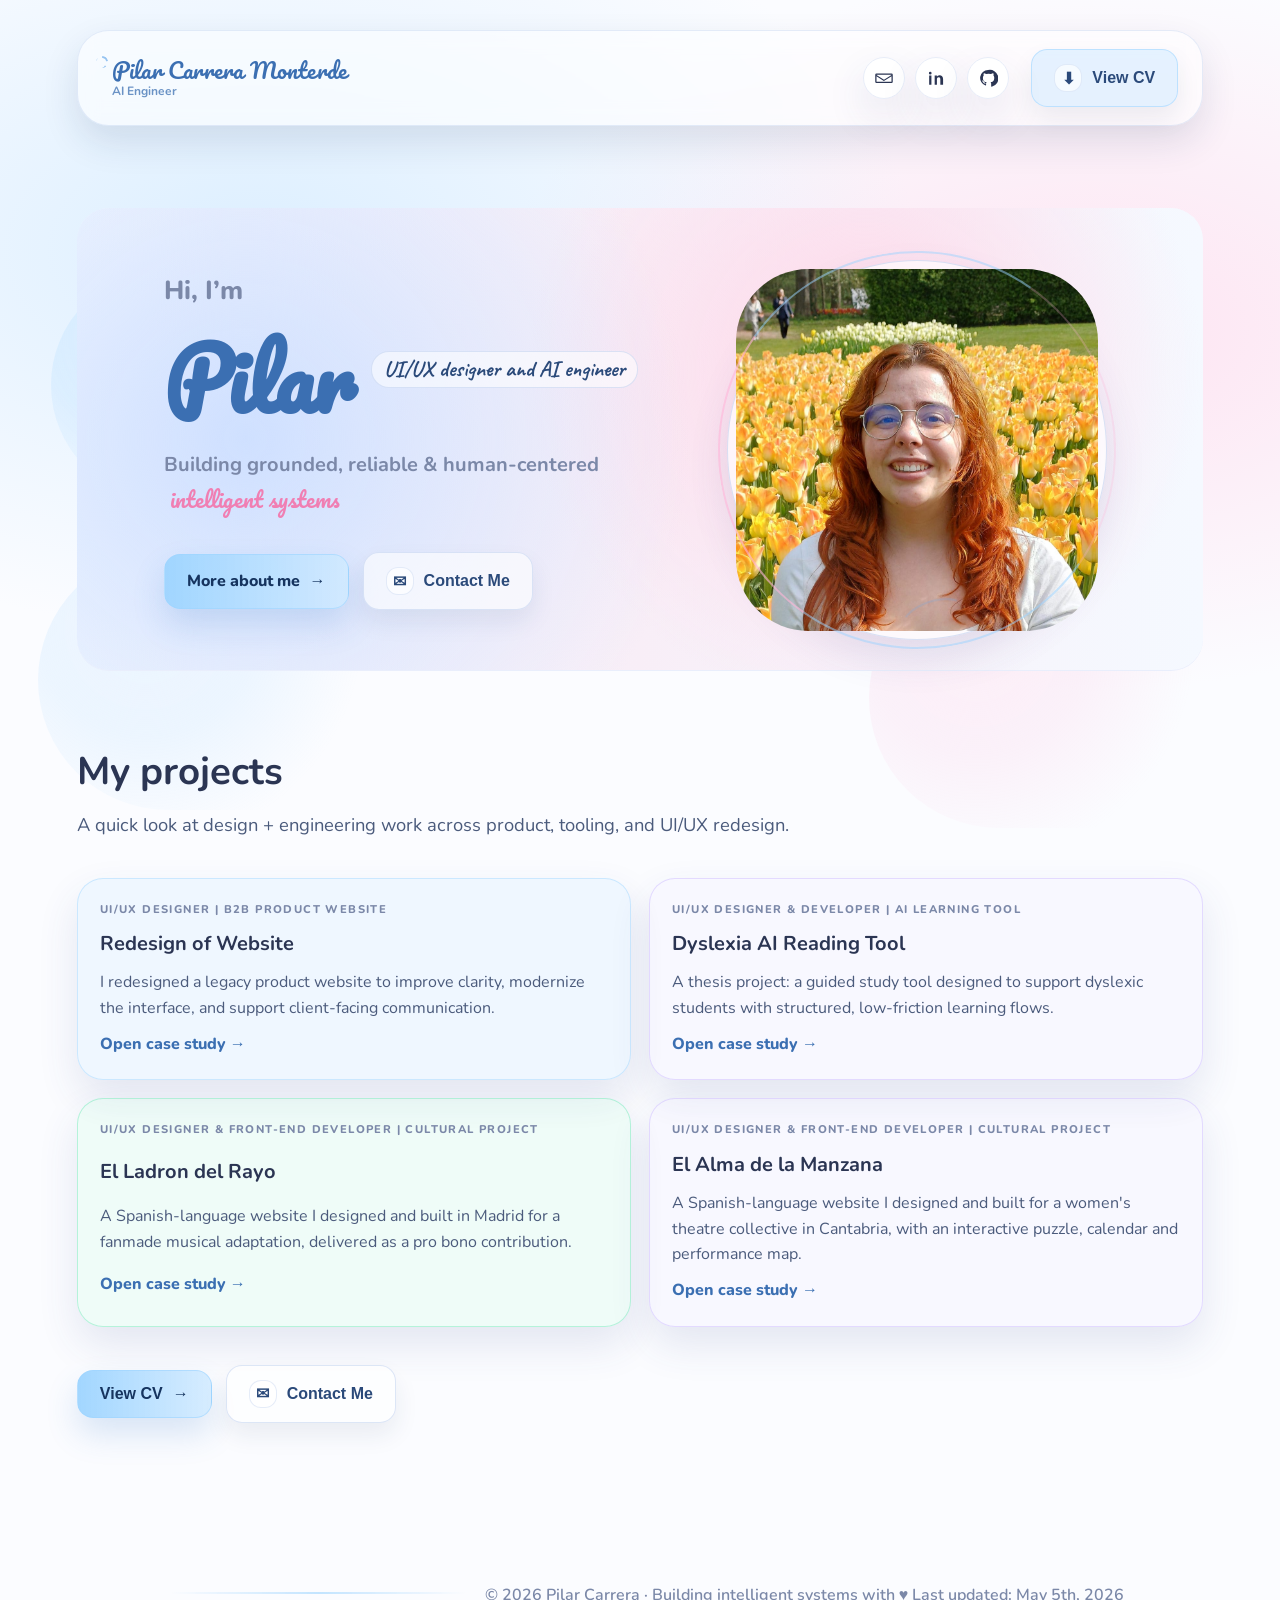
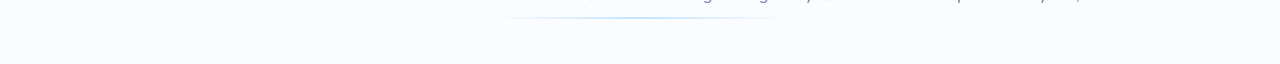
<file: index.html>
<!doctype html>
<html lang="en">
  <head>
    <meta charset="utf-8" />
    <meta name="viewport" content="width=device-width, initial-scale=1" />
    <title>Pilar Carrera Monterde | AI Engineer</title>
    <link rel="preconnect" href="https://fonts.googleapis.com" />
    <link rel="preconnect" href="https://fonts.gstatic.com" crossorigin />
    <link href="https://fonts.googleapis.com/css2?family=Caveat:wght@500;600&family=Nunito:wght@300;400;600;700;800&family=Pacifico&display=swap" rel="stylesheet" />
    <link rel="icon" href="assets/favicon.ico" />
    <link rel="stylesheet" href="styles.css" />
    <script src="script.js" defer></script>
  </head>
  <body>
    <div id="site-header"></div>

    <main>
      <section class="hero">
        <div class="hero-left">
          <p class="hero-kicker">Hi, I’m</p>
          <h1 class="hero-title">
            <span class="hero-name">Pilar</span>
            <span class="hero-subtitle">UI/UX designer and AI engineer</span>
          </h1>
          <p class="hero-tagline">
            Building grounded, reliable &amp; human-centered
            <span class="hero-accent">intelligent systems</span>
          </p>
            <div class="hero-actions">
              <a class="btn btn-primary" href="about.html">More about me <span aria-hidden="true">→</span></a>
              <button class="btn btn-ghost" type="button" data-open-contact>
                <span class="btn-ico" aria-hidden="true">✉</span>
                Contact Me
              </button>
            </div>
        </div>

        <div class="hero-right">
          <div class="hero-right-row">
            <div class="avatar avatar-hero">
              <img src="assets/pilar_foto.png" alt="Pilar Carrera Monterde" />
            </div>
          </div>
          <div class="doodle" aria-hidden="true"></div>
        </div>
      </section>

      <div class="ambient-blob one" aria-hidden="true"></div>
      <div class="ambient-blob two" aria-hidden="true"></div>
      <section class="video" id="projects">
        <div class="section-title">
          <h2>My projects</h2>
          <p>A quick look at design + engineering work across product, tooling, and UI/UX redesign.</p>
        </div>
        <div class="project-grid">
          <a class="project-card card card-blue" href="project-redesign.html">
            <div class="project-meta">UI/UX Designer | B2B Product Website</div>
            <h3>Redesign of Website</h3>
            <p>I redesigned a legacy product website to improve clarity, modernize the interface, and support client-facing communication.</p>
            <span class="project-cta">Open case study →</span>
          </a>
          <a class="project-card card card-lilac" href="project-tool.html">
            <div class="project-meta">UI/UX Designer &amp; Developer | AI Learning Tool</div>
            <h3>Dyslexia AI Reading Tool</h3>
            <p>A thesis project: a guided study tool designed to support dyslexic students with structured, low-friction learning flows.</p>
            <span class="project-cta">Open case study →</span>
          </a>
          <a class="project-card card card-green" href="project-elladron.html">
            <div class="project-meta">UI/UX Designer &amp; Front-End Developer | Cultural Project</div>
            <h3>El Ladron del Rayo</h3>
            <p>A Spanish-language website I designed and built in Madrid for a fanmade musical adaptation, delivered as a pro bono contribution.</p>
            <span class="project-cta">Open case study →</span>
          </a>
          <a class="project-card card card-lilac" href="project-elalma.html">
            <div class="project-meta">UI/UX Designer &amp; Front-End Developer | Cultural Project</div>
            <h3>El Alma de la Manzana</h3>
            <p>A Spanish-language website I designed and built for a women's theatre collective in Cantabria, with an interactive puzzle, calendar and performance map.</p>
            <span class="project-cta">Open case study →</span>
          </a>
        </div>
        <div class="hero-actions" style="margin-top: 1.25rem;">
          <button class="btn btn-primary" type="button" data-open-cv>View CV <span aria-hidden="true">→</span></button>
          <button class="btn btn-ghost" type="button" data-open-contact>
            <span class="btn-ico" aria-hidden="true">✉</span>
            Contact Me
          </button>
        </div>
      </section>

    </main>

    <div id="site-footer"></div>

    <dialog class="cv-modal" data-cv-dialog>
      <div class="cv-modal-card">
        <div class="cv-modal-header">
          <a class="btn btn-primary" href="assets/pilar_cv.png" download>Download CV <span aria-hidden="true">→</span></a>
          <button class="btn btn-ghost" type="button" data-close-cv>Close</button>
        </div>
        <img src="assets/pilar_cv.png" alt="Pilar Carrera Monterde CV" />
      </div>
    </dialog>

    <dialog class="contact-modal" data-contact-modal>
      <div class="contact-modal-card">
        <div class="contact-modal-header">
          <h2>Let’s connect</h2>
          <button class="btn btn-ghost" type="button" data-close-contact>Close</button>
        </div>
        <div class="icon-buttons">
          <a class="icon-btn" href="mailto:pilar.carreramonterde@gmail.com" aria-label="Email Pilar">
            <svg viewBox="0 0 24 24" aria-hidden="true">
              <path d="M3 6.5h18a1.5 1.5 0 0 1 1.5 1.5v8.5A1.5 1.5 0 0 1 21 18H3a1.5 1.5 0 0 1-1.5-1.5V8A1.5 1.5 0 0 1 3 6.5Zm0 1.5v.3l9 5.7 9-5.7V8H3Zm18 8.5V10l-8.6 5.4a1 1 0 0 1-1.1 0L3 10v6.5h18Z"></path>
            </svg>
          </a>
          <a class="icon-btn" href="https://www.linkedin.com/in/pcm2001/" target="_blank" rel="noreferrer" aria-label="LinkedIn">
            <svg viewBox="0 0 24 24" aria-hidden="true">
              <path d="M6.5 9H3.8v11h2.7V9ZM5.1 7.8a1.6 1.6 0 1 0 0-3.2 1.6 1.6 0 0 0 0 3.2ZM20.5 20v-6.4c0-3.4-1.8-5-4.2-5-1.9 0-2.8 1.1-3.2 1.8V9H10.4v11h2.7v-5.8c0-1.6.3-3 2.2-3 1.8 0 1.9 1.7 1.9 3.1V20h2.7Z"></path>
            </svg>
          </a>
          <a class="icon-btn" href="https://github.com/PilarCarrera" target="_blank" rel="noreferrer" aria-label="GitHub">
            <svg viewBox="0 0 24 24" aria-hidden="true">
              <path d="M12 2.5a9.5 9.5 0 0 0-3 18.5c.5.1.7-.2.7-.5v-2c-2.8.6-3.4-1.2-3.4-1.2-.5-1.2-1.2-1.5-1.2-1.5-1-.7.1-.7.1-.7 1.1.1 1.7 1.2 1.7 1.2 1 .1.8 2.1 2.8 2.1.1-.7.4-1.2.7-1.5-2.2-.2-4.5-1.1-4.5-5a4 4 0 0 1 1-2.8c-.1-.2-.5-1.3.1-2.8 0 0 .9-.3 3 .9a10.2 10.2 0 0 1 5.4 0c2.1-1.2 3-.9 3-.9.6 1.5.2 2.6.1 2.8a4 4 0 0 1 1 2.8c0 3.9-2.3 4.8-4.5 5 .4.3.8 1 .8 2v3c0 .3.2.6.7.5A9.5 9.5 0 0 0 12 2.5Z"></path>
            </svg>
          </a>
        </div>
      </div>
    </dialog>

    <script data-goatcounter="https://pilar.goatcounter.com/count" async src="//gc.zgo.at/count.js"></script>
  </body>
</html>
</file>
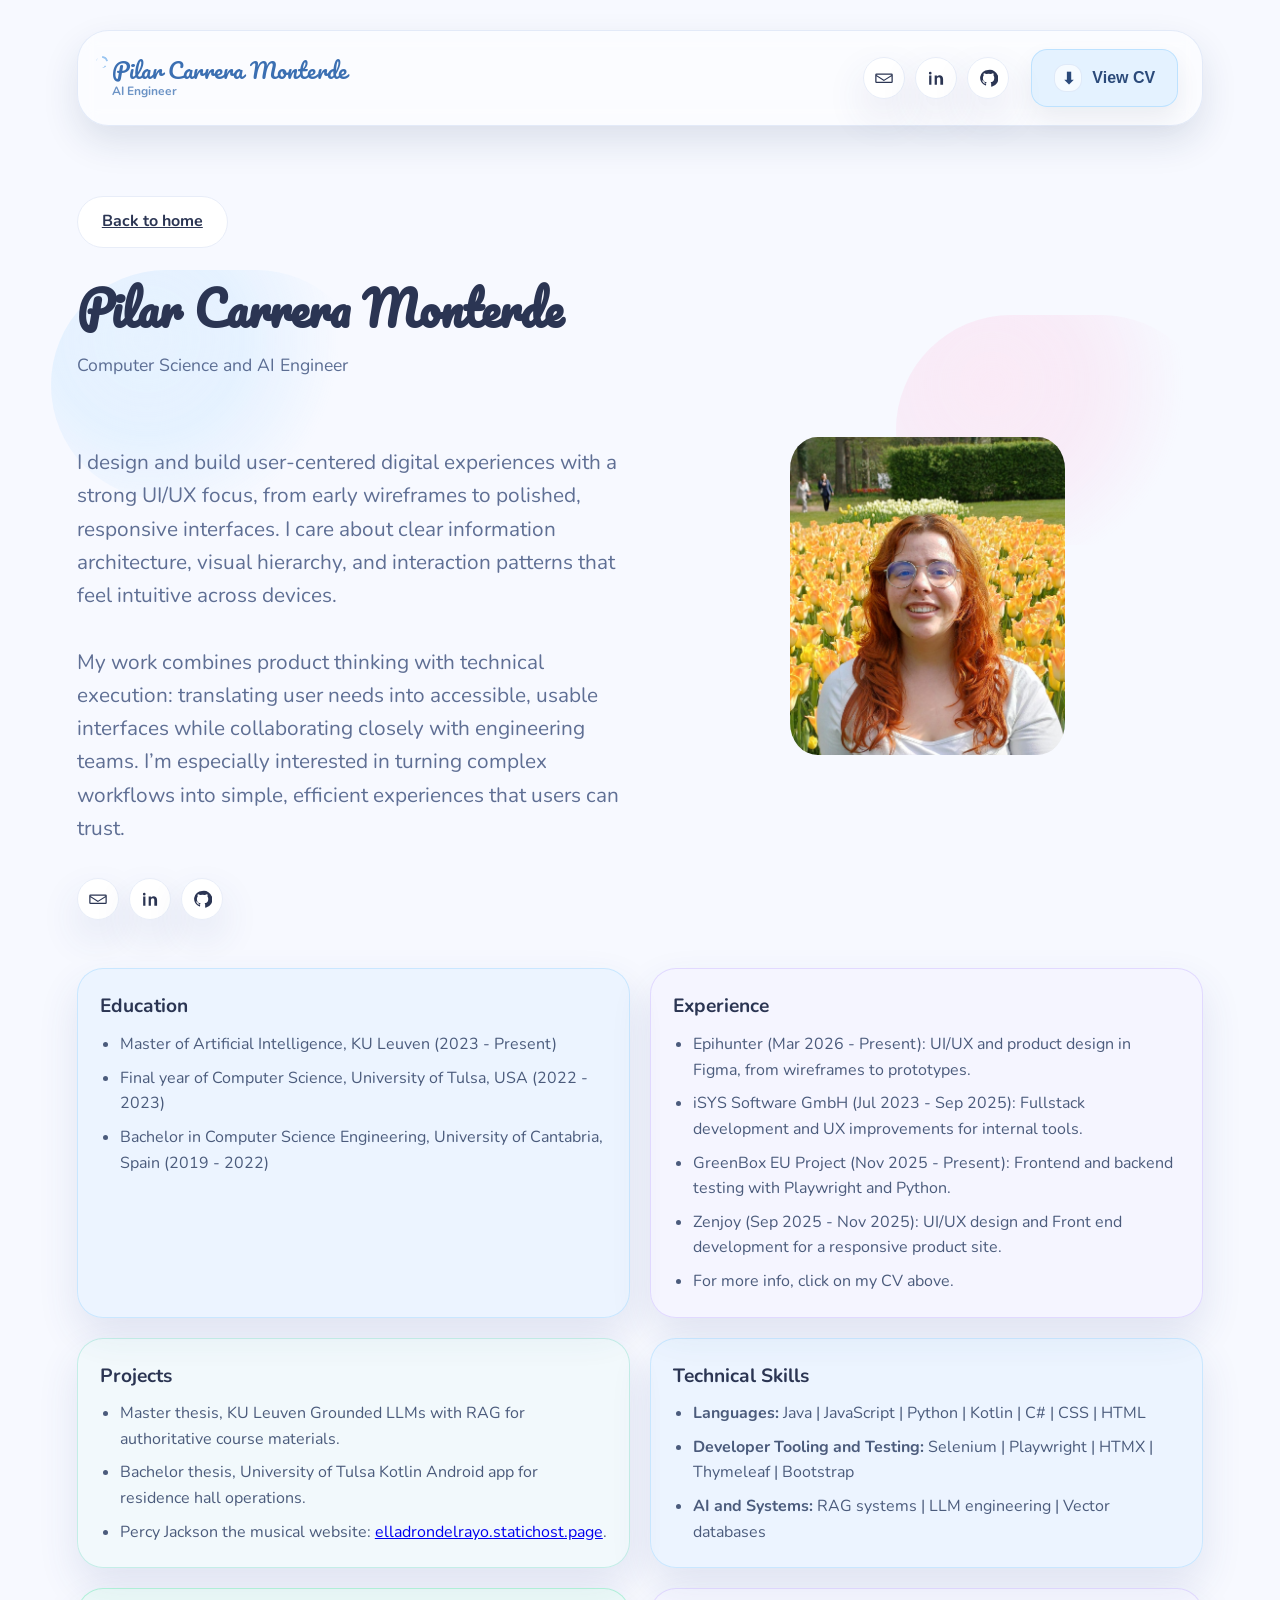
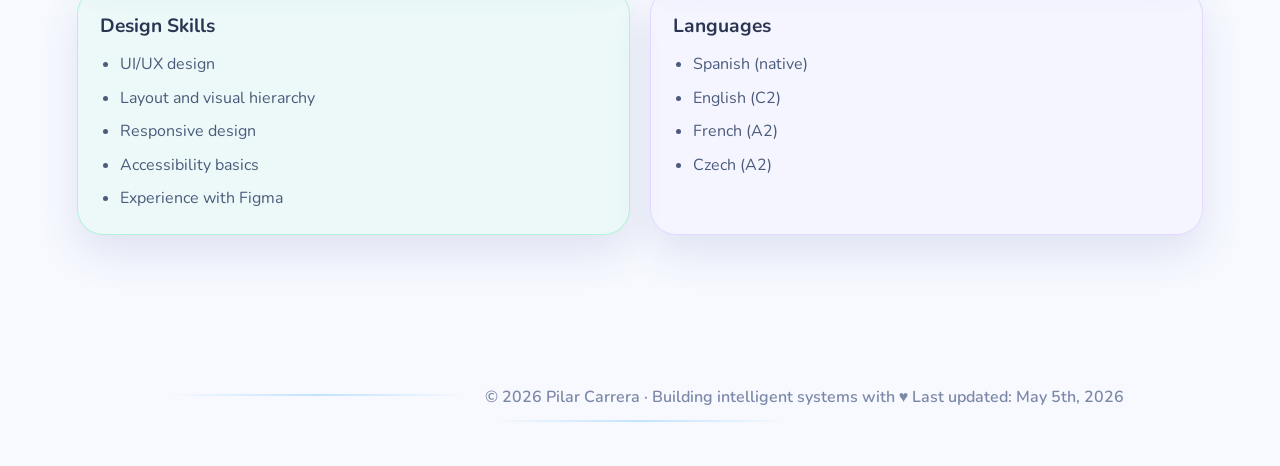
<file: about.html>
<!doctype html>
<html lang="en">
  <head>
    <meta charset="utf-8" />
    <meta name="viewport" content="width=device-width, initial-scale=1" />
    <title>Pilar Carrera Monterde | About</title>
    <link rel="preconnect" href="https://fonts.googleapis.com" />
    <link rel="preconnect" href="https://fonts.gstatic.com" crossorigin />
    <link href="https://fonts.googleapis.com/css2?family=Caveat:wght@500;600&family=Nunito:wght@300;400;600;700;800&family=Pacifico&display=swap" rel="stylesheet" />
    <link rel="icon" href="assets/favicon.ico" />
    <link rel="stylesheet" href="styles.css" />
    <script src="script.js" defer></script>
  </head>
  <body class="simple-page">
    <div id="site-header"></div>

    <main class="about-page">
      <a class="secondary-btn back-left" href="index.html">Back to home</a>

      <section class="about-hero">
        <div class="about-hero-text">
          <h1>Pilar Carrera Monterde</h1>
          <p class="role">Computer Science and AI Engineer</p>
            <p class="lead">
              <br><br>
              I design and build user-centered digital experiences with a strong UI/UX focus, from early wireframes to polished, responsive interfaces.
              I care about clear information architecture, visual hierarchy, and interaction patterns that feel intuitive across devices.
              <br><br>

              My work combines product thinking with technical execution: translating user needs into accessible, usable interfaces while collaborating closely with engineering teams.
              I’m especially interested in turning complex workflows into simple, efficient experiences that users can trust.              <br><br>
            </p>
          <div class="icon-buttons">
            <a class="icon-btn" href="mailto:pilar.carreramonterde@gmail.com" aria-label="Email Pilar">
              <svg viewBox="0 0 24 24" aria-hidden="true">
                <path d="M3 6.5h18a1.5 1.5 0 0 1 1.5 1.5v8.5A1.5 1.5 0 0 1 21 18H3a1.5 1.5 0 0 1-1.5-1.5V8A1.5 1.5 0 0 1 3 6.5Zm0 1.5v.3l9 5.7 9-5.7V8H3Zm18 8.5V10l-8.6 5.4a1 1 0 0 1-1.1 0L3 10v6.5h18Z"></path>
              </svg>
            </a>
            <a class="icon-btn" href="https://www.linkedin.com/in/pcm2001/" target="_blank" rel="noreferrer" aria-label="LinkedIn">
              <svg viewBox="0 0 24 24" aria-hidden="true">
                <path d="M6.5 9H3.8v11h2.7V9ZM5.1 7.8a1.6 1.6 0 1 0 0-3.2 1.6 1.6 0 0 0 0 3.2ZM20.5 20v-6.4c0-3.4-1.8-5-4.2-5-1.9 0-2.8 1.1-3.2 1.8V9H10.4v11h2.7v-5.8c0-1.6.3-3 2.2-3 1.8 0 1.9 1.7 1.9 3.1V20h2.7Z"></path>
              </svg>
            </a>
            <a class="icon-btn" href="https://github.com/PilarCarrera" target="_blank" rel="noreferrer" aria-label="GitHub">
              <svg viewBox="0 0 24 24" aria-hidden="true">
                <path d="M12 2.5a9.5 9.5 0 0 0-3 18.5c.5.1.7-.2.7-.5v-2c-2.8.6-3.4-1.2-3.4-1.2-.5-1.2-1.2-1.5-1.2-1.5-1-.7.1-.7.1-.7 1.1.1 1.7 1.2 1.7 1.2 1 .1.8 2.1 2.8 2.1.1-.7.4-1.2.7-1.5-2.2-.2-4.5-1.1-4.5-5a4 4 0 0 1 1-2.8c-.1-.2-.5-1.3.1-2.8 0 0 .9-.3 3 .9a10.2 10.2 0 0 1 5.4 0c2.1-1.2 3-.9 3-.9.6 1.5.2 2.6.1 2.8a4 4 0 0 1 1 2.8c0 3.9-2.3 4.8-4.5 5 .4.3.8 1 .8 2v3c0 .3.2.6.7.5A9.5 9.5 0 0 0 12 2.5Z"></path>
              </svg>
            </a>
          </div>
        </div>
        <div class="portrait-wrap">
          <img src="assets/pilar_foto.png" alt="Portrait of Pilar Carrera Monterde" />
        </div>
      </section>

      <section class="details-grid">
        <article class="card card-blue">
          <h3>Education</h3>
          <ul>
            <li>Master of Artificial Intelligence, KU Leuven (2023 - Present)</li>
            <li>Final year of Computer Science, University of Tulsa, USA (2022 - 2023)</li>
            <li>Bachelor in Computer Science Engineering, University of Cantabria, Spain (2019 - 2022)</li>
          </ul>
        </article>
        <article class="card card-lilac">
          <h3>Experience</h3>
          <ul>
            <li>Epihunter (Mar 2026 - Present): UI/UX and product design in Figma, from wireframes to prototypes.</li>
            <li>iSYS Software GmbH (Jul 2023 - Sep 2025): Fullstack development and UX improvements for internal tools.</li>
            <li>GreenBox EU Project (Nov 2025 - Present): Frontend and backend testing with Playwright and Python.</li>
            <li>Zenjoy (Sep 2025 - Nov 2025): UI/UX design and Front end development for a responsive product site.</li>
            <li>For more info, click on my CV above.</li>
          </ul>
        </article>
        <article class="card card-pink">
          <h3>Projects</h3>
          <ul>
            <li>Master thesis, KU Leuven Grounded LLMs with RAG for authoritative course materials.</li>
            <li>Bachelor thesis, University of Tulsa Kotlin Android app for residence hall operations.</li>
            <li>Percy Jackson the musical website: <a href="https://elladrondelrayo.statichost.page/" target="_blank" rel="noreferrer">elladrondelrayo.statichost.page</a>.</li>
          </ul>
        </article>
        <article class="card card-blue">
          <h3>Technical Skills</h3>
          <ul>
            <li><strong>Languages:</strong> Java | JavaScript | Python | Kotlin | C# | CSS | HTML</li>
            <li><strong>Developer Tooling and Testing:</strong> Selenium | Playwright | HTMX | Thymeleaf | Bootstrap</li>
            <li><strong>AI and Systems:</strong> RAG systems | LLM engineering | Vector databases</li>
          </ul>
        </article>
        <article class="card card-green">
          <h3>Design Skills</h3>
          <ul>
            <li>UI/UX design</li>
            <li>Layout and visual hierarchy</li>
            <li>Responsive design</li>
            <li>Accessibility basics</li>
            <li>Experience with Figma</li>
          </ul>
        </article>
        <article class="card card-lilac">
          <h3>Languages</h3>
          <ul>
            <li>Spanish (native)</li>
            <li>English (C2)</li>
            <li>French (A2)</li>
            <li>Czech (A2)</li>
          </ul>
        </article>
      </section>
    </main>

    <div id="site-footer"></div>
    <script data-goatcounter="https://pilar.goatcounter.com/count" async src="//gc.zgo.at/count.js"></script>
  </body>
</html>
</file>
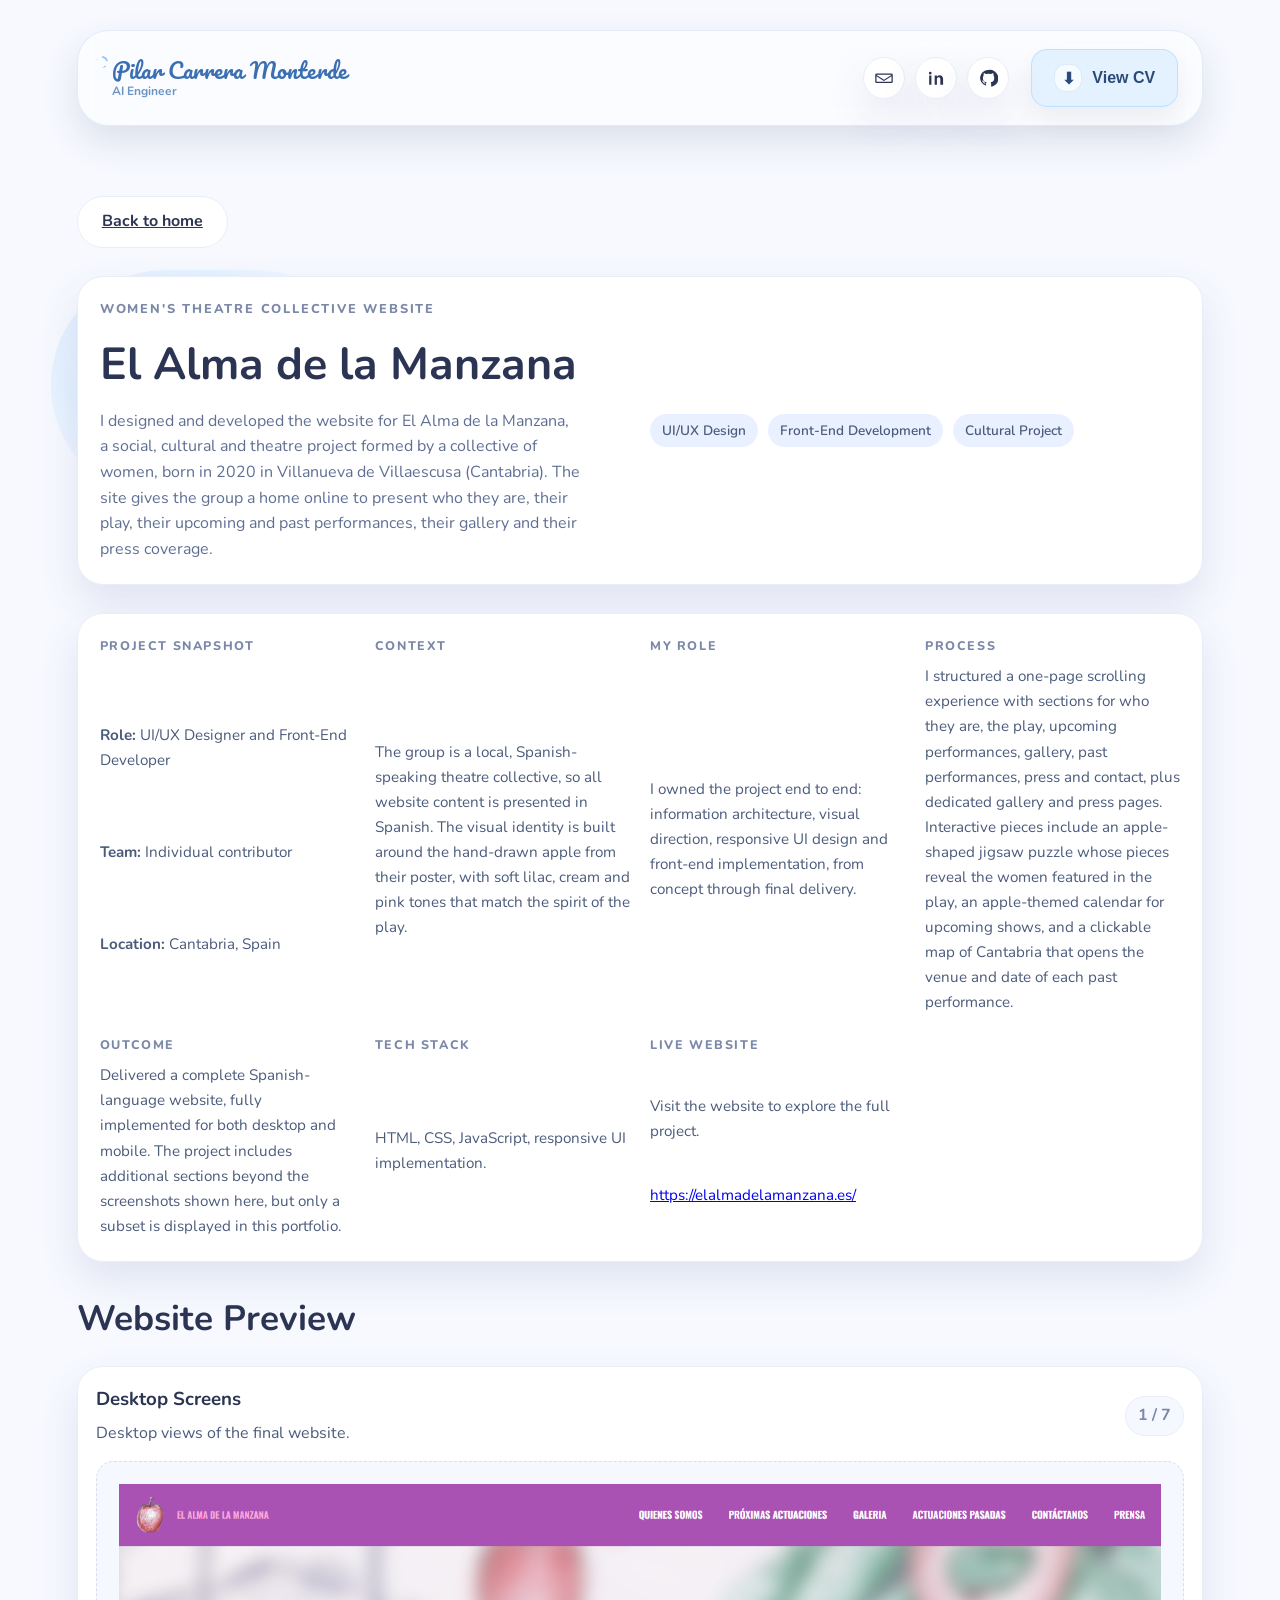
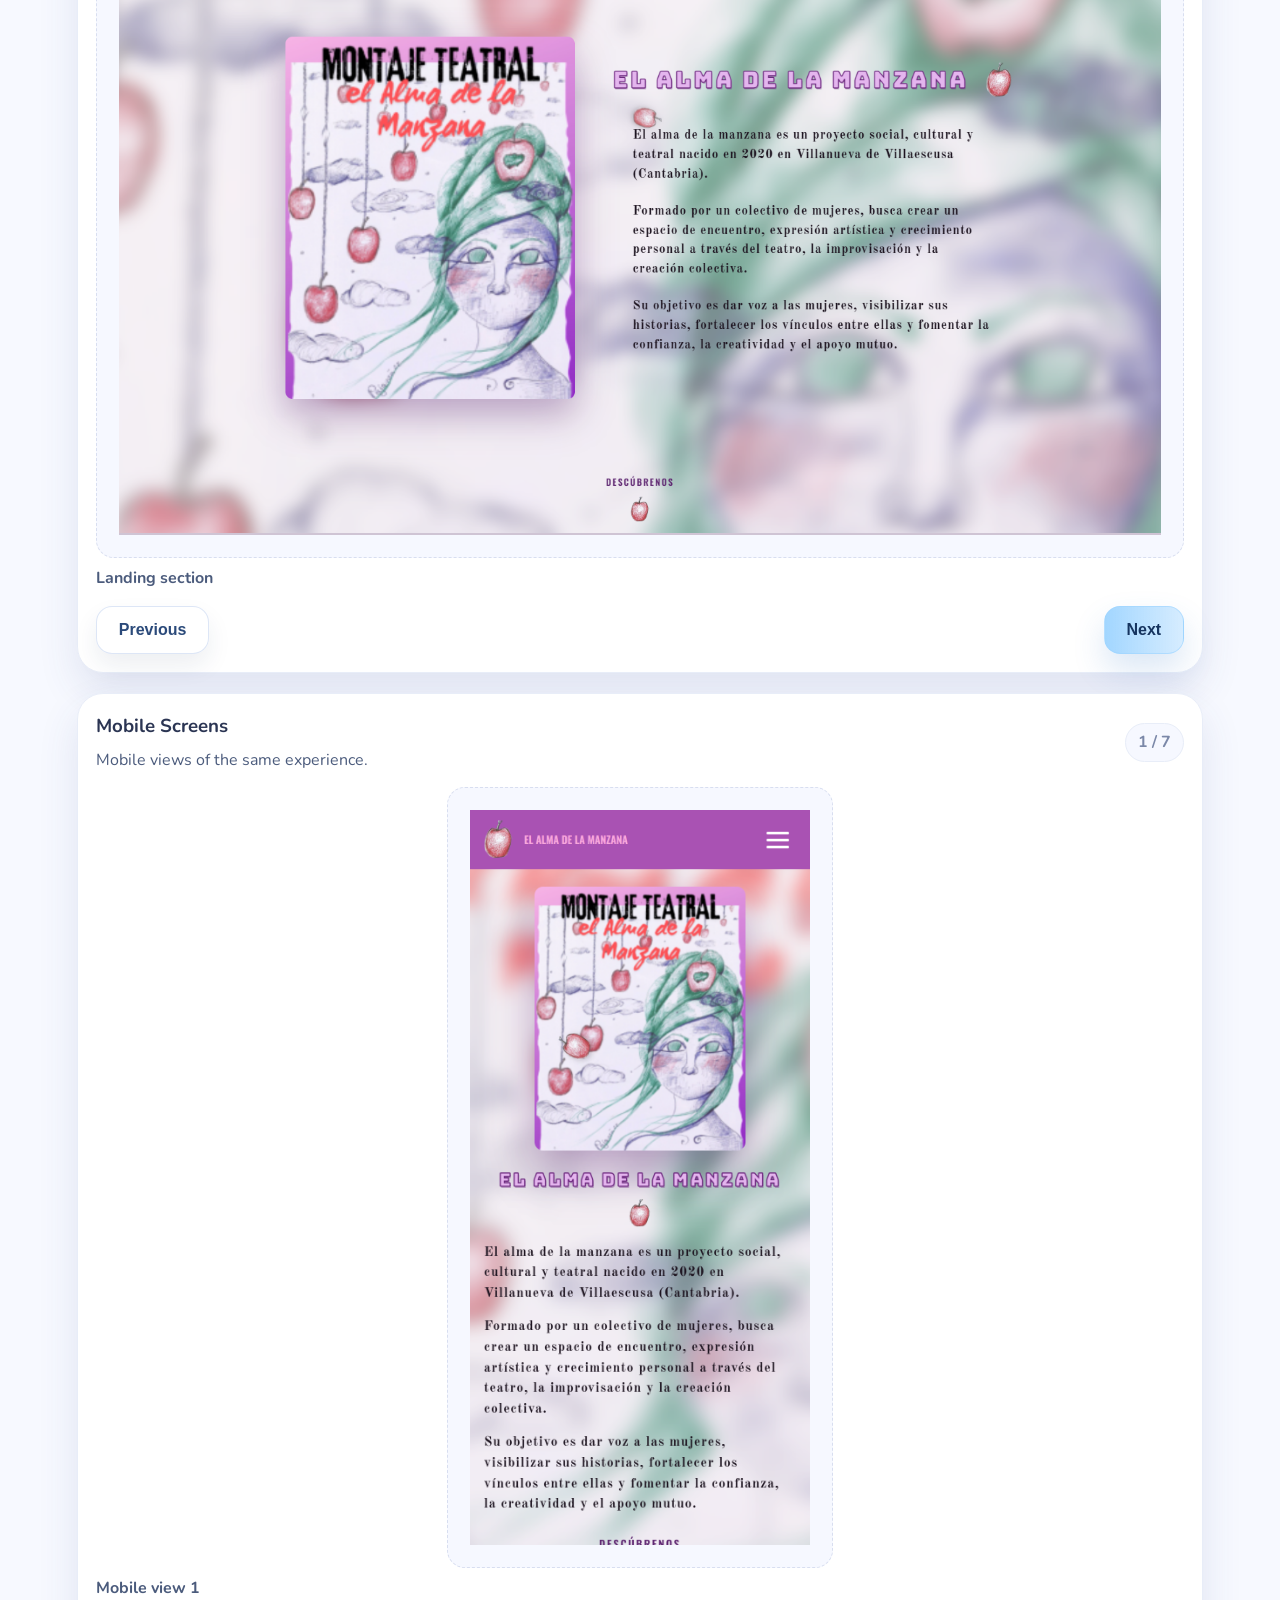
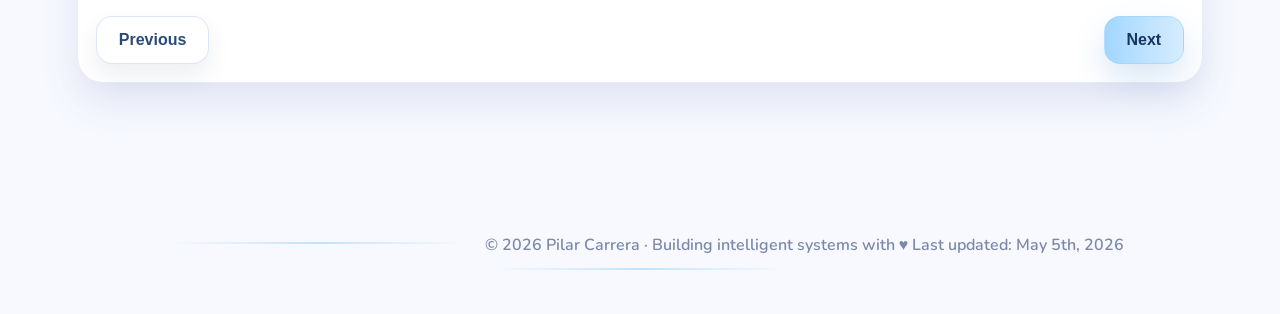
<file: project-elalma.html>
<!doctype html>
<html lang="en">
  <head>
    <meta charset="utf-8" />
    <meta name="viewport" content="width=device-width, initial-scale=1" />
    <title>Pilar Carrera Monterde | El Alma de la Manzana</title>
    <link rel="preconnect" href="https://fonts.googleapis.com" />
    <link rel="preconnect" href="https://fonts.gstatic.com" crossorigin />
    <link href="https://fonts.googleapis.com/css2?family=Caveat:wght@500;600&family=Nunito:wght@300;400;600;700;800&family=Pacifico&display=swap" rel="stylesheet" />
    <link rel="icon" href="assets/favicon.ico" />
    <link rel="stylesheet" href="styles.css" />
    <script src="script.js" defer></script>
  </head>
  <body class="simple-page">
    <div id="site-header"></div>

    <main class="project-page">
      <a class="secondary-btn back-left" href="index.html">Back to home</a>

      <section class="project-hero card">
        <div>
          <p class="project-kicker">Women's Theatre Collective Website</p>
          <h1>El Alma de la Manzana</h1>
          <p class="lead">
            I designed and developed the website for El Alma de la Manzana, a social, cultural and theatre project formed by a collective of women, born in 2020 in Villanueva de Villaescusa (Cantabria).
            The site gives the group a home online to present who they are, their play, their upcoming and past performances, their gallery and their press coverage.
          </p>
        </div>
        <div class="project-tags">
          <span class="tag">UI/UX Design</span>
          <span class="tag">Front-End Development</span>
          <span class="tag">Cultural Project</span>
        </div>
      </section>

      <section class="card project-details">
        <div class="detail-block">
          <h3>Project Snapshot</h3>
          <p><strong>Role:</strong> UI/UX Designer and Front-End Developer</p>
          <p><strong>Team:</strong> Individual contributor</p>
          <p><strong>Location:</strong> Cantabria, Spain</p>
        </div>
        <div class="detail-block">
          <h3>Context</h3>
          <p>The group is a local, Spanish-speaking theatre collective, so all website content is presented in Spanish. The visual identity is built around the hand-drawn apple from their poster, with soft lilac, cream and pink tones that match the spirit of the play.</p>
        </div>
        <div class="detail-block">
          <h3>My Role</h3>
          <p>I owned the project end to end: information architecture, visual direction, responsive UI design and front-end implementation, from concept through final delivery.</p>
        </div>
        <div class="detail-block">
          <h3>Process</h3>
          <p>I structured a one-page scrolling experience with sections for who they are, the play, upcoming performances, gallery, past performances, press and contact, plus dedicated gallery and press pages. Interactive pieces include an apple-shaped jigsaw puzzle whose pieces reveal the women featured in the play, an apple-themed calendar for upcoming shows, and a clickable map of Cantabria that opens the venue and date of each past performance.</p>
        </div>
        <div class="detail-block">
          <h3>Outcome</h3>
          <p>Delivered a complete Spanish-language website, fully implemented for both desktop and mobile. The project includes additional sections beyond the screenshots shown here, but only a subset is displayed in this portfolio.</p>
        </div>
        <div class="detail-block">
          <h3>Tech Stack</h3>
          <p>HTML, CSS, JavaScript, responsive UI implementation.</p>
        </div>
        <div class="detail-block">
          <h3>Live Website</h3>
          <p>Visit the website to explore the full project.</p>
          <p><a href="https://elalmadelamanzana.es/" target="_blank" rel="noreferrer">https://elalmadelamanzana.es/</a></p>
        </div>
      </section>

      <section class="project-gallery">
        <h2>Website Preview</h2>

        <div class="slideshow" data-slideshow>
          <div class="slideshow-head">
            <div>
              <h3>Desktop Screens</h3>
              <p>Desktop views of the final website.</p>
            </div>
            <div class="slideshow-indicator" data-slideshow-indicator>1 / 7</div>
          </div>
          <div class="slides">
            <figure class="slide is-active">
              <img class="slide-media" src="assets/elalma_d1.png" alt="El Alma de la Manzana website desktop landing section" />
              <figcaption>Landing section</figcaption>
            </figure>
            <figure class="slide">
              <img class="slide-media" src="assets/elalma_d2.png" alt="El Alma de la Manzana website desktop play section" />
              <figcaption>The play</figcaption>
            </figure>
            <figure class="slide">
              <img class="slide-media" src="assets/elalma_d_puzzle1.png" alt="El Alma de la Manzana website desktop apple jigsaw puzzle" />
              <figcaption>Interactive apple puzzle</figcaption>
            </figure>
            <figure class="slide">
              <img class="slide-media" src="assets/elalma_d_puzzle2.png" alt="El Alma de la Manzana website desktop puzzle with revealed pieces and a description bubble" />
              <figcaption>Puzzle pieces revealing the women of the play</figcaption>
            </figure>
            <figure class="slide">
              <img class="slide-media" src="assets/elalma_d3.png" alt="El Alma de la Manzana website desktop upcoming performances calendar" />
              <figcaption>Upcoming performances calendar</figcaption>
            </figure>
            <figure class="slide">
              <img class="slide-media" src="assets/elalma_d4.png" alt="El Alma de la Manzana website desktop past performances map" />
              <figcaption>Past performances map</figcaption>
            </figure>
            <figure class="slide">
              <img class="slide-media" src="assets/elalma_d_map.png" alt="El Alma de la Manzana website desktop map with a venue popup open" />
              <figcaption>Map popup with venue and date</figcaption>
            </figure>
          </div>
          <div class="slideshow-actions">
            <button class="btn btn-ghost slide-nav" type="button" data-slide-prev>Previous</button>
            <button class="btn btn-primary slide-nav" type="button" data-slide-next>Next</button>
          </div>
        </div>

        <div class="slideshow" data-slideshow>
          <div class="slideshow-head">
            <div>
              <h3>Mobile Screens</h3>
              <p>Mobile views of the same experience.</p>
            </div>
            <div class="slideshow-indicator" data-slideshow-indicator>1 / 7</div>
          </div>
          <div class="slides">
            <figure class="slide is-active">
              <img class="slide-media" src="assets/elalma_m1.png" alt="El Alma de la Manzana website mobile landing section" />
              <figcaption>Mobile view 1</figcaption>
            </figure>
            <figure class="slide">
              <img class="slide-media" src="assets/elalma_m2.png" alt="El Alma de la Manzana website mobile about section" />
              <figcaption>Mobile view 2</figcaption>
            </figure>
            <figure class="slide">
              <img class="slide-media" src="assets/elalma_m3.png" alt="El Alma de la Manzana website mobile play section" />
              <figcaption>Mobile view 3</figcaption>
            </figure>
            <figure class="slide">
              <img class="slide-media" src="assets/elalma_m_puzzle1.png" alt="El Alma de la Manzana website mobile apple jigsaw puzzle" />
              <figcaption>Mobile view 4</figcaption>
            </figure>
            <figure class="slide">
              <img class="slide-media" src="assets/elalma_m_puzzle2.png" alt="El Alma de la Manzana website mobile puzzle with a description bubble" />
              <figcaption>Mobile view 5</figcaption>
            </figure>
            <figure class="slide">
              <img class="slide-media" src="assets/elalma_m4.png" alt="El Alma de la Manzana website mobile calendar section" />
              <figcaption>Mobile view 6</figcaption>
            </figure>
            <figure class="slide">
              <img class="slide-media" src="assets/elalma_m_map.png" alt="El Alma de la Manzana website mobile map with a venue popup open" />
              <figcaption>Mobile view 7</figcaption>
            </figure>
          </div>
          <div class="slideshow-actions">
            <button class="btn btn-ghost slide-nav" type="button" data-slide-prev>Previous</button>
            <button class="btn btn-primary slide-nav" type="button" data-slide-next>Next</button>
          </div>
        </div>
      </section>
    </main>

    <div id="site-footer"></div>
    <script data-goatcounter="https://pilar.goatcounter.com/count" async src="//gc.zgo.at/count.js"></script>
  </body>
</html>
</file>
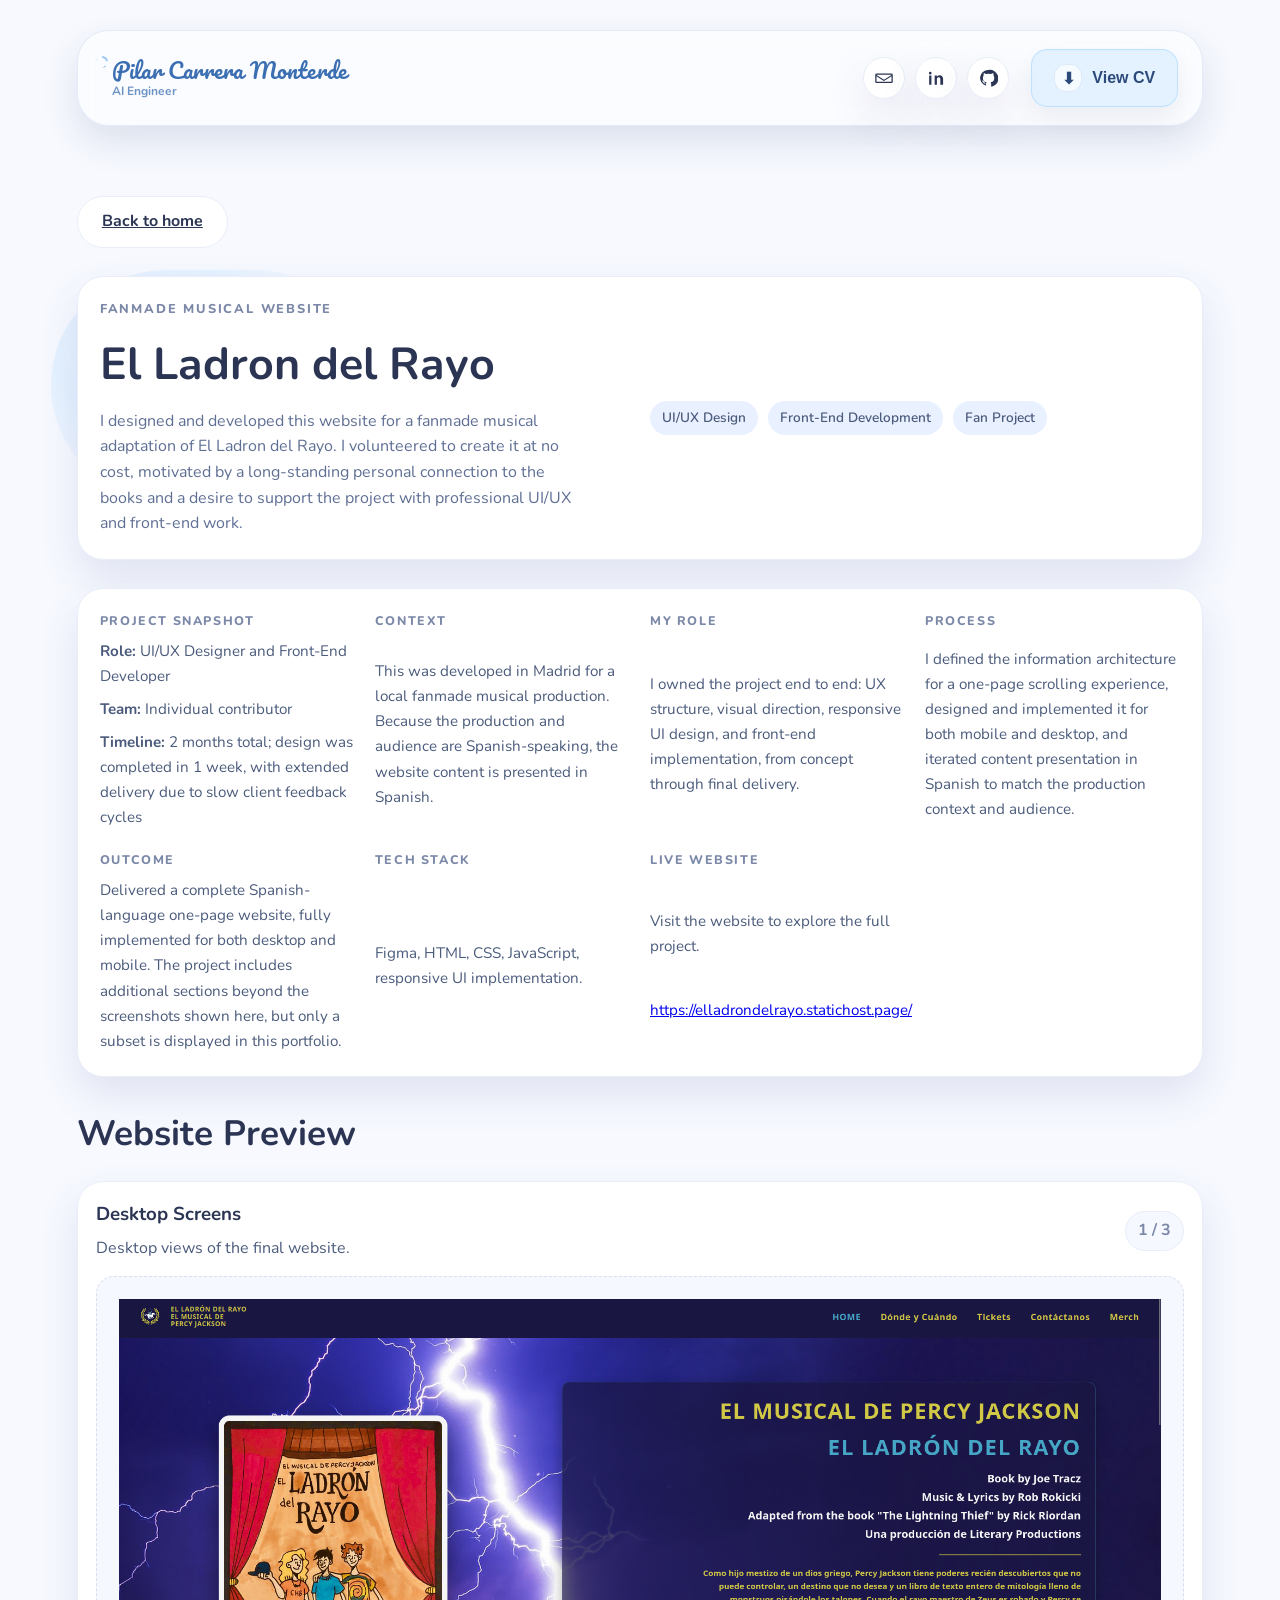
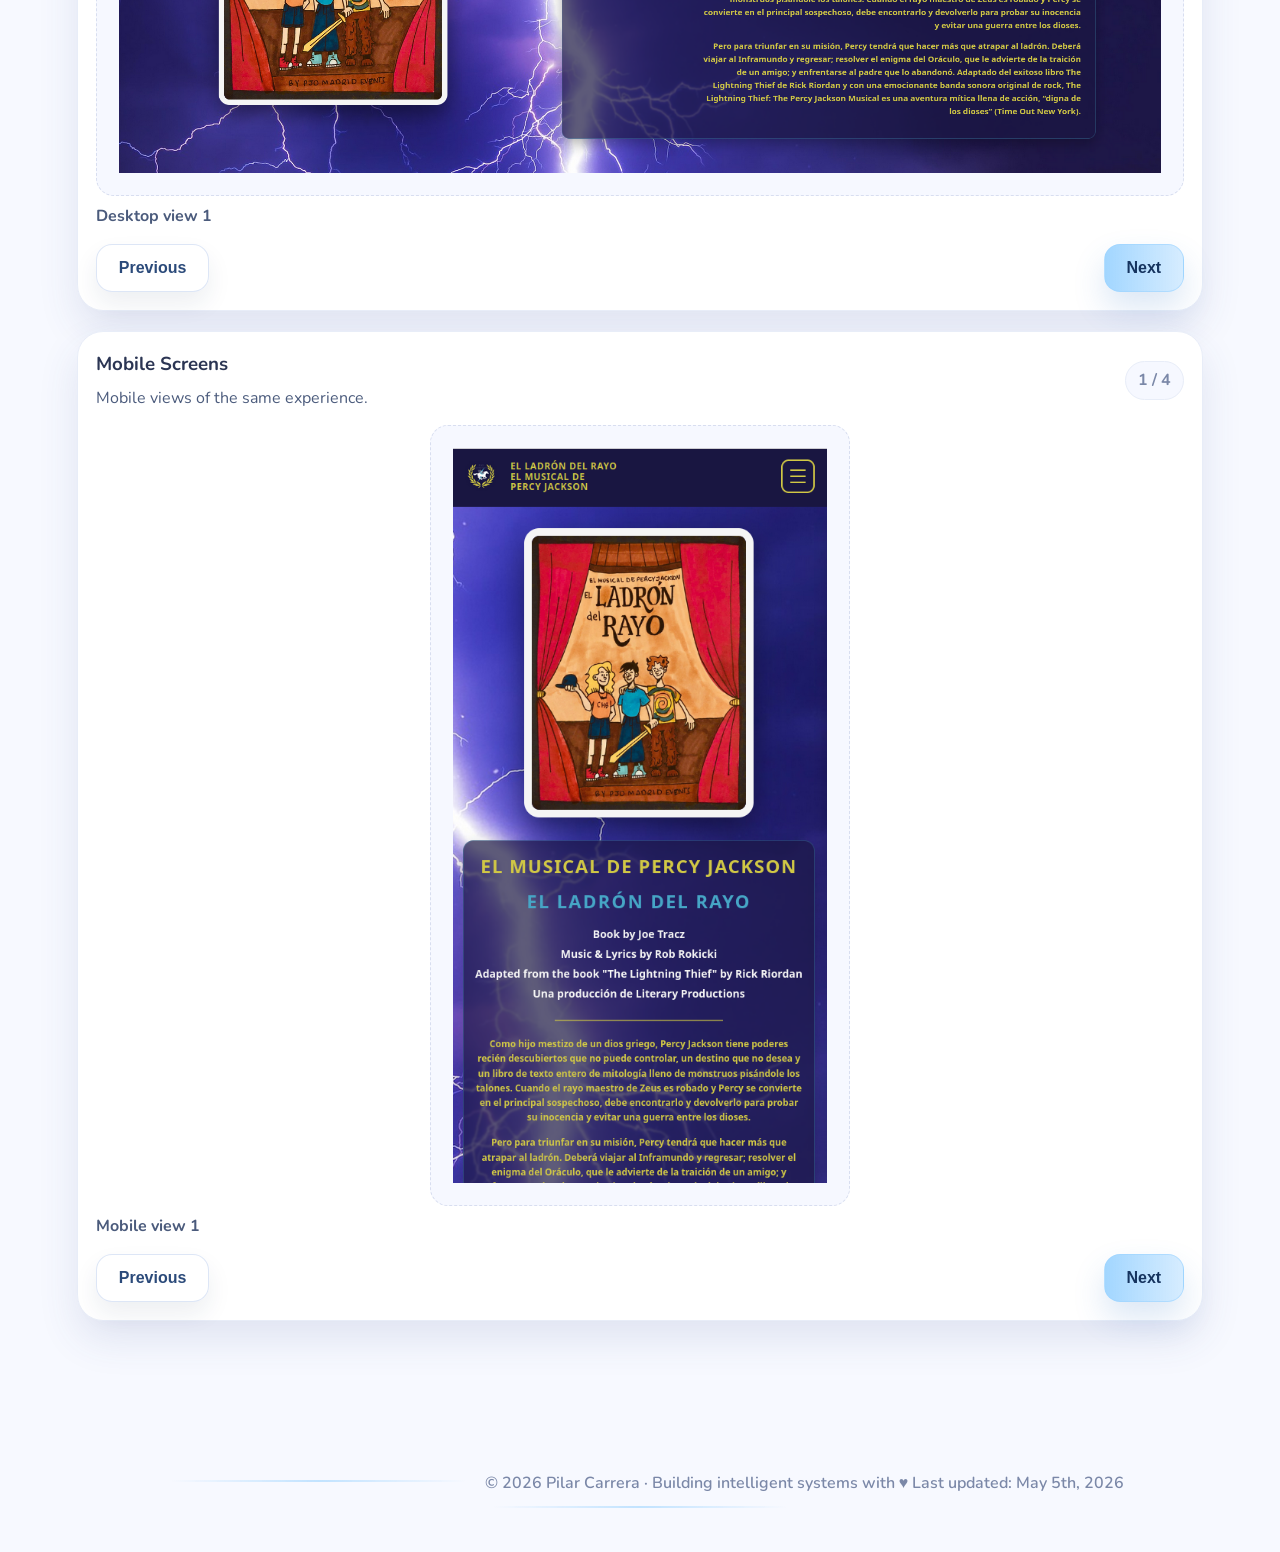
<file: project-elladron.html>
<!doctype html>
<html lang="en">
  <head>
    <meta charset="utf-8" />
    <meta name="viewport" content="width=device-width, initial-scale=1" />
    <title>Pilar Carrera Monterde | El Ladron del Rayo</title>
    <link rel="preconnect" href="https://fonts.googleapis.com" />
    <link rel="preconnect" href="https://fonts.gstatic.com" crossorigin />
    <link href="https://fonts.googleapis.com/css2?family=Caveat:wght@500;600&family=Nunito:wght@300;400;600;700;800&family=Pacifico&display=swap" rel="stylesheet" />
    <link rel="icon" href="assets/favicon.ico" />
    <link rel="stylesheet" href="styles.css" />
    <script src="script.js" defer></script>
  </head>
  <body class="simple-page">
    <div id="site-header"></div>

    <main class="project-page">
      <a class="secondary-btn back-left" href="index.html">Back to home</a>

      <section class="project-hero card">
        <div>
          <p class="project-kicker">Fanmade Musical Website</p>
          <h1>El Ladron del Rayo</h1>
          <p class="lead">
            I designed and developed this website for a fanmade musical adaptation of El Ladron del Rayo.
            I volunteered to create it at no cost, motivated by a long-standing personal connection to the books and a desire to support the project with professional UI/UX and front-end work.
          </p>
        </div>
        <div class="project-tags">
          <span class="tag">UI/UX Design</span>
          <span class="tag">Front-End Development</span>
          <span class="tag">Fan Project</span>
        </div>
      </section>

      <section class="card project-details">
        <div class="detail-block">
          <h3>Project Snapshot</h3>
          <p><strong>Role:</strong> UI/UX Designer and Front-End Developer</p>
          <p><strong>Team:</strong> Individual contributor</p>
          <p><strong>Timeline:</strong> 2 months total; design was completed in 1 week, with extended delivery due to slow client feedback cycles</p>
        </div>
        <div class="detail-block">
          <h3>Context</h3>
          <p>This was developed in Madrid for a local fanmade musical production. Because the production and audience are Spanish-speaking, the website content is presented in Spanish.</p>
        </div>
        <div class="detail-block">
          <h3>My Role</h3>
          <p>I owned the project end to end: UX structure, visual direction, responsive UI design, and front-end implementation, from concept through final delivery.</p>
        </div>
        <div class="detail-block">
          <h3>Process</h3>
          <p>I defined the information architecture for a one-page scrolling experience, designed and implemented it for both mobile and desktop, and iterated content presentation in Spanish to match the production context and audience.</p>
        </div>
        <div class="detail-block">
          <h3>Outcome</h3>
          <p>Delivered a complete Spanish-language one-page website, fully implemented for both desktop and mobile. The project includes additional sections beyond the screenshots shown here, but only a subset is displayed in this portfolio.</p>
        </div>
        <div class="detail-block">
          <h3>Tech Stack</h3>
          <p>Figma, HTML, CSS, JavaScript, responsive UI implementation.</p>
        </div>
        <div class="detail-block">
          <h3>Live Website</h3>
          <p>Visit the website to explore the full project.</p>
          <p><a href="https://elladrondelrayo.statichost.page/" target="_blank" rel="noreferrer">https://elladrondelrayo.statichost.page/</a></p>
        </div>
      </section>

      <section class="project-gallery">
        <h2>Website Preview</h2>

        <div class="slideshow" data-slideshow>
          <div class="slideshow-head">
            <div>
              <h3>Desktop Screens</h3>
              <p>Desktop views of the final website.</p>
            </div>
            <div class="slideshow-indicator" data-slideshow-indicator>1 / 3</div>
          </div>
          <div class="slides">
            <figure class="slide is-active">
              <img class="slide-media" src="assets/PJ1.png" alt="El Ladron del Rayo website desktop screen 1" />
              <figcaption>Desktop view 1</figcaption>
            </figure>
            <figure class="slide">
              <img class="slide-media" src="assets/PJ4.png" alt="El Ladron del Rayo website desktop screen 2" />
              <figcaption>Desktop view 2</figcaption>
            </figure>
            <figure class="slide">
              <img class="slide-media" src="assets/PJ7.png" alt="El Ladron del Rayo website desktop screen 3" />
              <figcaption>Desktop view 3</figcaption>
            </figure>
          </div>
          <div class="slideshow-actions">
            <button class="btn btn-ghost slide-nav" type="button" data-slide-prev>Previous</button>
            <button class="btn btn-primary slide-nav" type="button" data-slide-next>Next</button>
          </div>
        </div>

        <div class="slideshow" data-slideshow>
          <div class="slideshow-head">
            <div>
              <h3>Mobile Screens</h3>
              <p>Mobile views of the same experience.</p>
            </div>
            <div class="slideshow-indicator" data-slideshow-indicator>1 / 4</div>
          </div>
          <div class="slides">
            <figure class="slide is-active">
              <img class="slide-media" src="assets/PJ5.png" alt="El Ladron del Rayo website mobile screen 1" />
              <figcaption>Mobile view 1</figcaption>
            </figure>
            <figure class="slide">
              <img class="slide-media" src="assets/PJ6.png" alt="El Ladron del Rayo website mobile screen 2" />
              <figcaption>Mobile view 2</figcaption>
            </figure>
            <figure class="slide">
              <img class="slide-media" src="assets/PJ2.png" alt="El Ladron del Rayo website mobile screen 3" />
              <figcaption>Mobile view 3</figcaption>
            </figure>
            <figure class="slide">
              <img class="slide-media" src="assets/PJ3.png" alt="El Ladron del Rayo website mobile screen 4" />
              <figcaption>Mobile view 4</figcaption>
            </figure>
          </div>
          <div class="slideshow-actions">
            <button class="btn btn-ghost slide-nav" type="button" data-slide-prev>Previous</button>
            <button class="btn btn-primary slide-nav" type="button" data-slide-next>Next</button>
          </div>
        </div>
      </section>
    </main>

    <div id="site-footer"></div>
    <script data-goatcounter="https://pilar.goatcounter.com/count" async src="//gc.zgo.at/count.js"></script>
  </body>
</html>
</file>
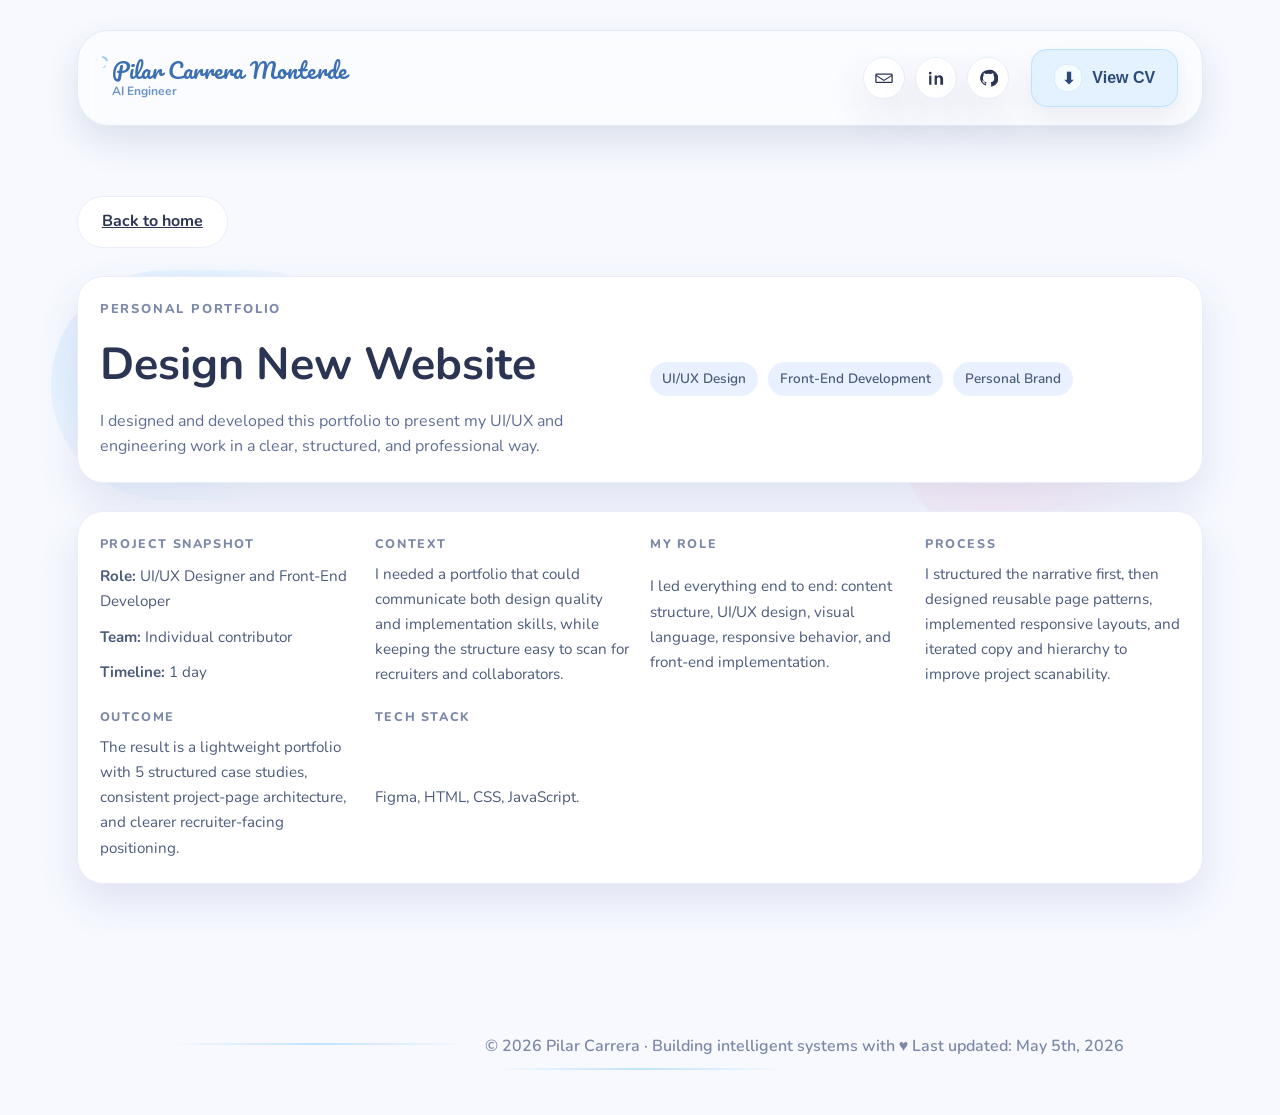
<file: project-portfolio.html>
<!doctype html>
<html lang="en">
  <head>
    <meta charset="utf-8" />
    <meta name="viewport" content="width=device-width, initial-scale=1" />
    <title>Pilar Carrera Monterde | Personal Portfolio</title>
    <link rel="preconnect" href="https://fonts.googleapis.com" />
    <link rel="preconnect" href="https://fonts.gstatic.com" crossorigin />
    <link href="https://fonts.googleapis.com/css2?family=Caveat:wght@500;600&family=Nunito:wght@300;400;600;700;800&family=Pacifico&display=swap" rel="stylesheet" />
    <link rel="icon" href="assets/favicon.ico" />
    <link rel="stylesheet" href="styles.css" />
    <script src="script.js" defer></script>
  </head>
  <body class="simple-page">
    <div id="site-header"></div>

    <main class="project-page">
      <a class="secondary-btn back-left" href="index.html">Back to home</a>

      <section class="project-hero card">
        <div>
          <p class="project-kicker">Personal Portfolio</p>
          <h1>Design New Website</h1>
          <p class="lead">
            I designed and developed this portfolio to present my UI/UX and engineering work in a clear, structured, and professional way.
          </p>
        </div>
        <div class="project-tags">
          <span class="tag">UI/UX Design</span>
          <span class="tag">Front-End Development</span>
          <span class="tag">Personal Brand</span>
        </div>
      </section>

      <section class="card project-details">
        <div class="detail-block">
          <h3>Project Snapshot</h3>
          <p><strong>Role:</strong> UI/UX Designer and Front-End Developer</p>
          <p><strong>Team:</strong> Individual contributor</p>
          <p><strong>Timeline:</strong> 1 day</p>
        </div>
        <div class="detail-block">
          <h3>Context</h3>
          <p>I needed a portfolio that could communicate both design quality and implementation skills, while keeping the structure easy to scan for recruiters and collaborators.</p>
        </div>
        <div class="detail-block">
          <h3>My Role</h3>
          <p>I led everything end to end: content structure, UI/UX design, visual language, responsive behavior, and front-end implementation.</p>
        </div>
        <div class="detail-block">
          <h3>Process</h3>
          <p>I structured the narrative first, then designed reusable page patterns, implemented responsive layouts, and iterated copy and hierarchy to improve project scanability.</p>
        </div>
        <div class="detail-block">
          <h3>Outcome</h3>
          <p>The result is a lightweight portfolio with 5 structured case studies, consistent project-page architecture, and clearer recruiter-facing positioning.</p>
        </div>
        <div class="detail-block">
          <h3>Tech Stack</h3>
          <p>Figma, HTML, CSS, JavaScript.</p>
        </div>
      </section>
    </main>

    <div id="site-footer"></div>
    <script data-goatcounter="https://pilar.goatcounter.com/count" async src="//gc.zgo.at/count.js"></script>
  </body>
</html>
</file>
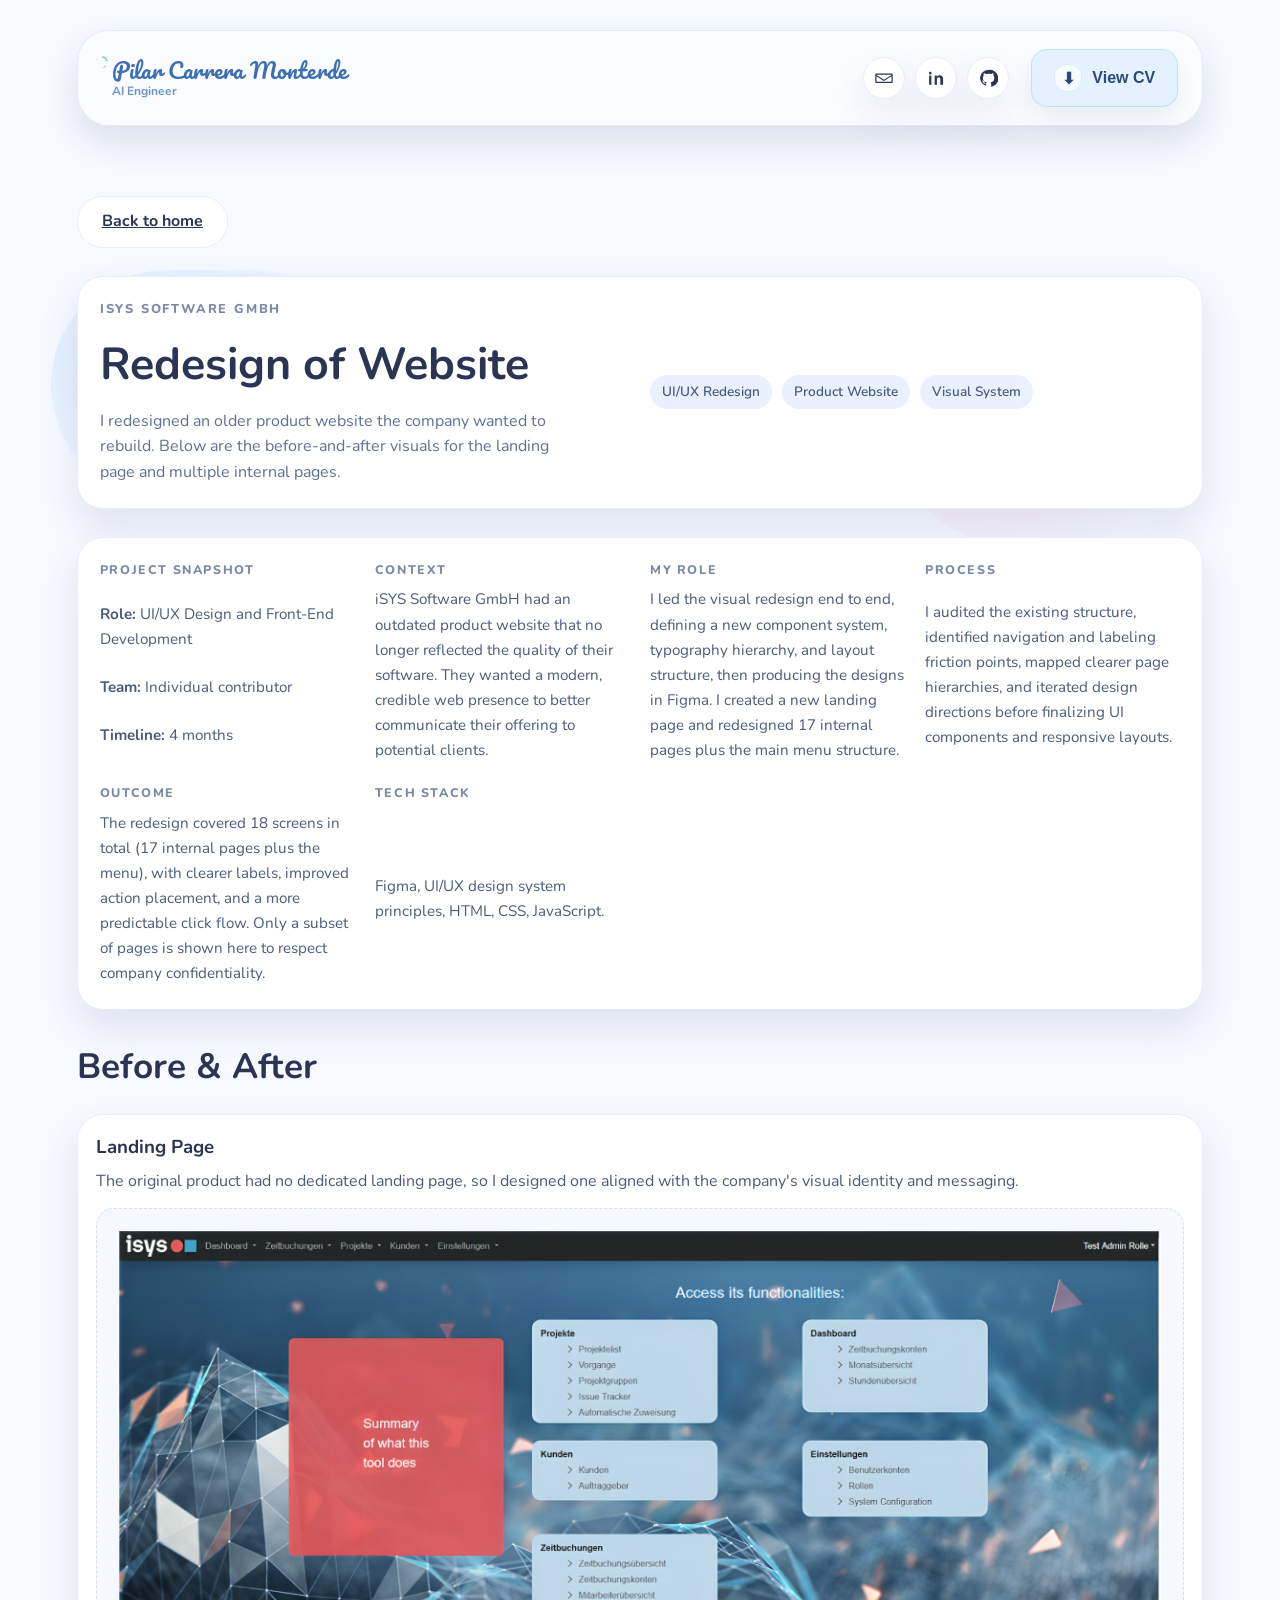
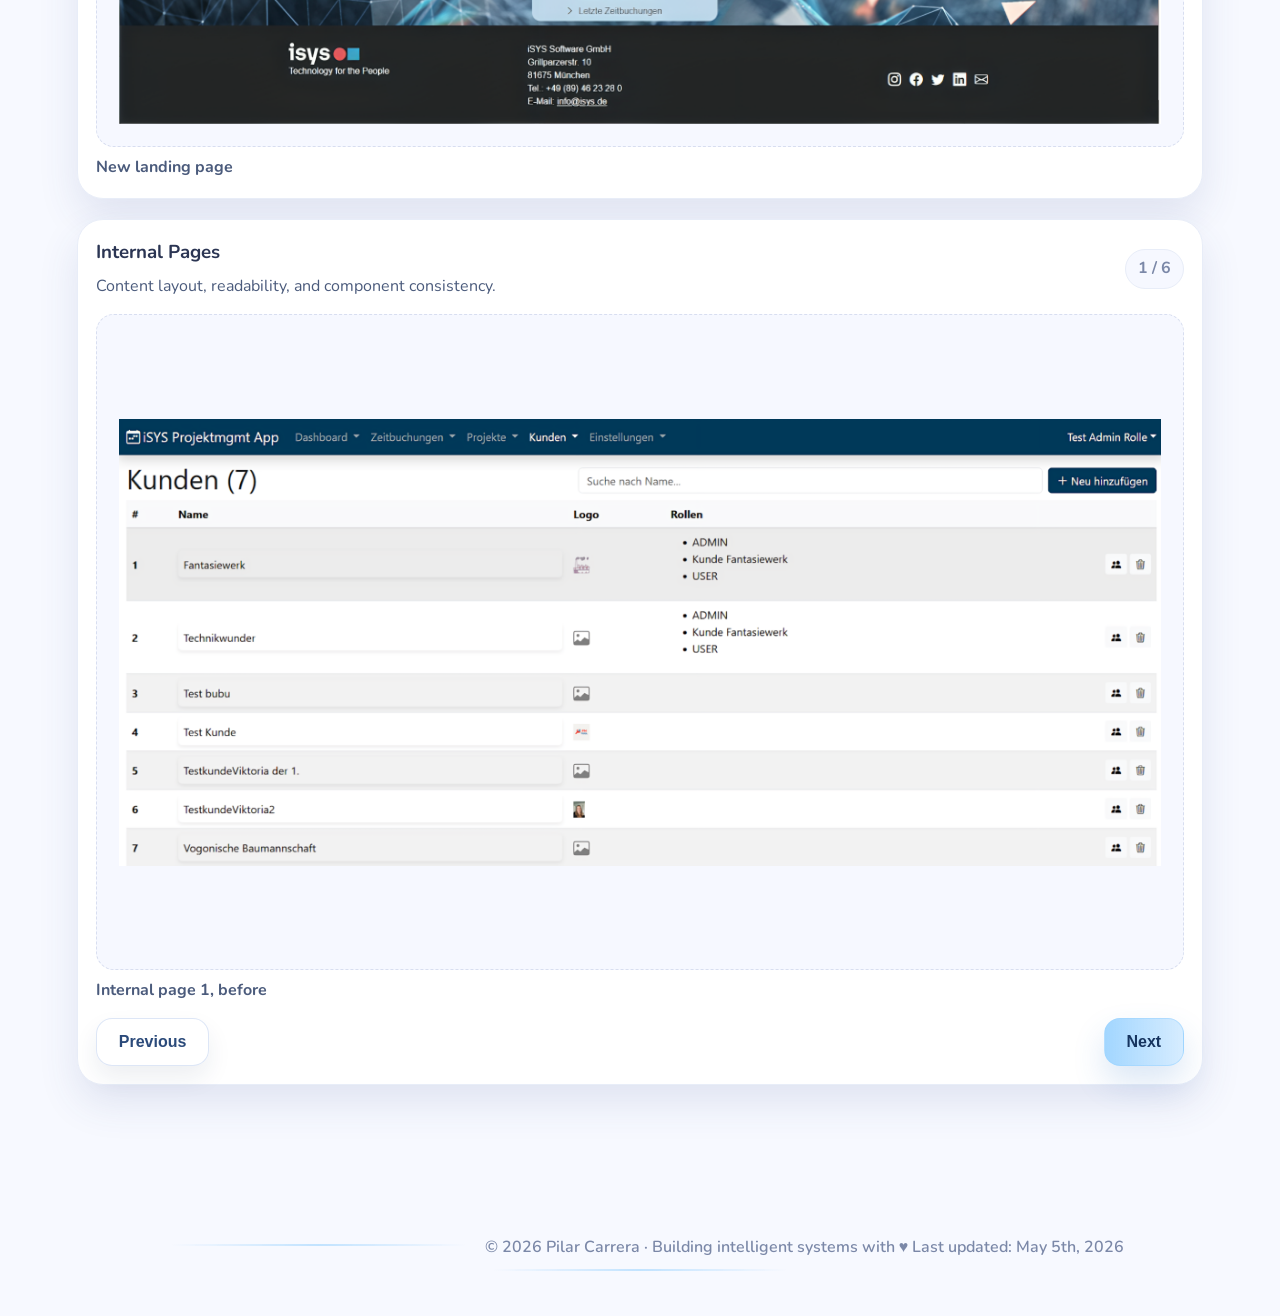
<file: project-redesign.html>
<!doctype html>
<html lang="en">
  <head>
    <meta charset="utf-8" />
    <meta name="viewport" content="width=device-width, initial-scale=1" />
    <title>Pilar Carrera Monterde | Redesign of Website</title>
    <link rel="preconnect" href="https://fonts.googleapis.com" />
    <link rel="preconnect" href="https://fonts.gstatic.com" crossorigin />
    <link href="https://fonts.googleapis.com/css2?family=Caveat:wght@500;600&family=Nunito:wght@300;400;600;700;800&family=Pacifico&display=swap" rel="stylesheet" />
    <link rel="icon" href="assets/favicon.ico" />
    <link rel="stylesheet" href="styles.css" />
    <script src="script.js" defer></script>
  </head>
  <body class="simple-page">
    <div id="site-header"></div>

    <main class="project-page">
      <a class="secondary-btn back-left" href="index.html">Back to home</a>

      <section class="project-hero card">
        <div>
          <p class="project-kicker">iSYS Software GmbH</p>
          <h1>Redesign of Website</h1>
          <p class="lead">
            I redesigned an older product website the company wanted to rebuild. Below are the before-and-after
            visuals for the landing page and multiple internal pages.
          </p>
        </div>
        <div class="project-tags">
          <span class="tag">UI/UX Redesign</span>
          <span class="tag">Product Website</span>
          <span class="tag">Visual System</span>
        </div>
      </section>

      <section class="card project-details">
        <div class="detail-block">
          <h3>Project Snapshot</h3>
          <p><strong>Role:</strong> UI/UX Design and Front-End Development</p>
          <p><strong>Team:</strong> Individual contributor</p>
          <p><strong>Timeline:</strong> 4 months</p>
        </div>
        <div class="detail-block">
          <h3>Context</h3>
          <p>iSYS Software GmbH had an outdated product website that no longer reflected the quality of their software. They wanted a modern, credible web presence to better communicate their offering to potential clients.</p>
        </div>
        <div class="detail-block">
          <h3>My Role</h3>
          <p>I led the visual redesign end to end, defining a new component system, typography hierarchy, and layout structure, then producing the designs in Figma. I created a new landing page and redesigned 17 internal pages plus the main menu structure.</p>
        </div>
        <div class="detail-block">
          <h3>Process</h3>
          <p>I audited the existing structure, identified navigation and labeling friction points, mapped clearer page hierarchies, and iterated design directions before finalizing UI components and responsive layouts.</p>
        </div>
        <div class="detail-block">
          <h3>Outcome</h3>
          <p>The redesign covered 18 screens in total (17 internal pages plus the menu), with clearer labels, improved action placement, and a more predictable click flow. Only a subset of pages is shown here to respect company confidentiality.</p>
        </div>
        <div class="detail-block">
          <h3>Tech Stack</h3>
          <p>Figma, UI/UX design system principles, HTML, CSS, JavaScript.</p>
        </div>
      </section>

      <section class="project-gallery">
        <h2>Before &amp; After</h2>

        <div class="slideshow">
          <div class="slideshow-head">
            <div>
              <h3>Landing Page</h3>
              <p>The original product had no dedicated landing page, so I designed one aligned with the company's visual identity and messaging.</p>
            </div>
          </div>
          <div class="slides">
            <figure class="slide is-active">
              <img class="slide-media" src="assets/isys_landingpage.png" alt="iSYS landing page redesign" />
              <figcaption>New landing page</figcaption>
            </figure>
          </div>
        </div>

        <div class="slideshow internal-pages-showcase" data-slideshow>
          <div class="slideshow-head">
            <div>
              <h3>Internal Pages</h3>
              <p>Content layout, readability, and component consistency.</p>
            </div>
            <div class="slideshow-indicator" data-slideshow-indicator>1 / 6</div>
          </div>
          <div class="slides">
            <figure class="slide is-active">
              <img class="slide-media" src="assets/isys_before.png" alt="iSYS internal page before redesign" />
              <figcaption>Internal page 1, before</figcaption>
            </figure>
            <figure class="slide">
              <img class="slide-media" src="assets/isys_After.png" alt="iSYS internal page after redesign" />
              <figcaption>Internal page 1, after</figcaption>
            </figure>
            <figure class="slide">
              <img class="slide-media" src="assets/before_1_1.png" alt="iSYS internal page 2 before redesign" />
              <figcaption>Internal page 2, before</figcaption>
            </figure>
            <figure class="slide">
              <img class="slide-media" src="assets/after_1_1.png" alt="iSYS internal page 2 after redesign" />
              <figcaption>Internal page 2, after</figcaption>
            </figure>
            <figure class="slide">
              <img class="slide-media" src="assets/before_2_1.png" alt="iSYS internal page 3 before redesign" />
              <figcaption>Internal page 3, before</figcaption>
            </figure>
            <figure class="slide">
              <img class="slide-media" src="assets/after_2_1.png" alt="iSYS internal page 3 after redesign" />
              <figcaption>Internal page 3, after</figcaption>
            </figure>
          </div>
          <div class="slideshow-actions">
            <button class="btn btn-ghost slide-nav" type="button" data-slide-prev>Previous</button>
            <button class="btn btn-primary slide-nav" type="button" data-slide-next>Next</button>
          </div>
        </div>
      </section>
    </main>

    <div id="site-footer"></div>
  </body>
</html>
</file>
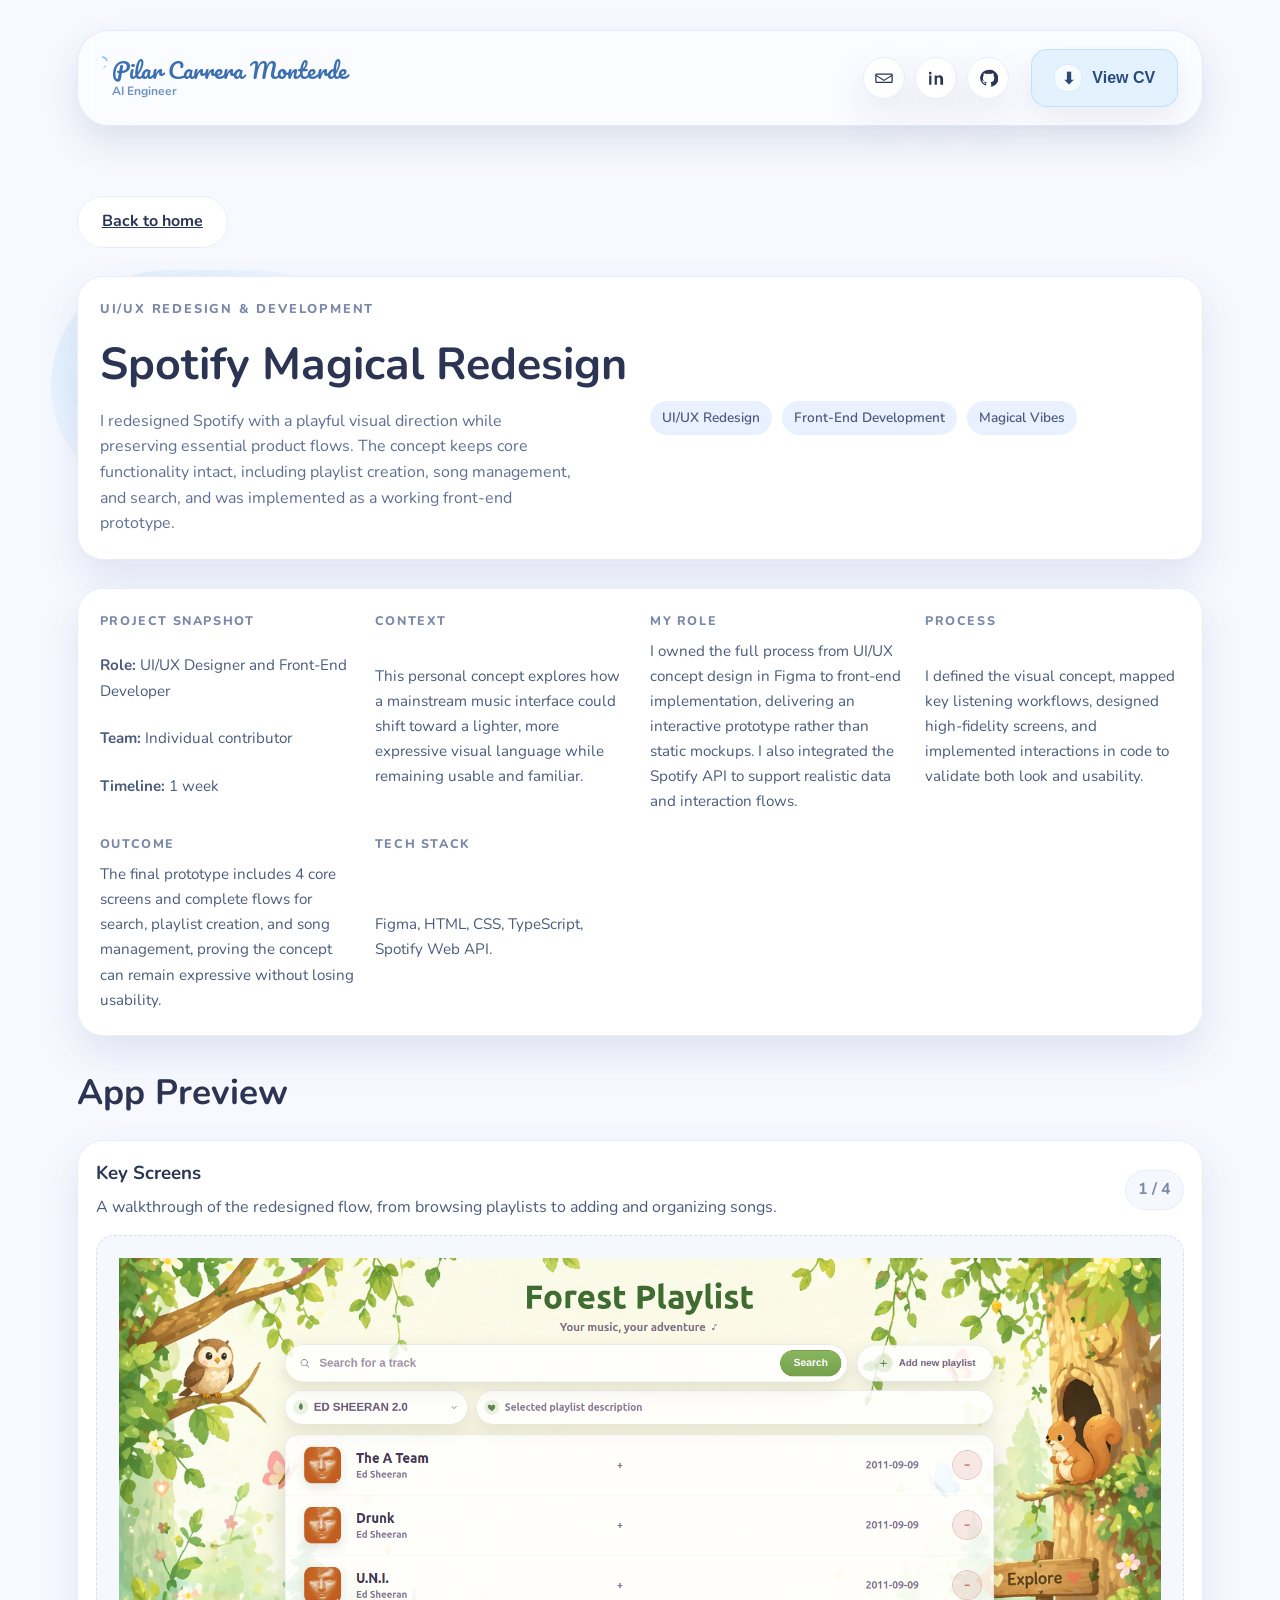
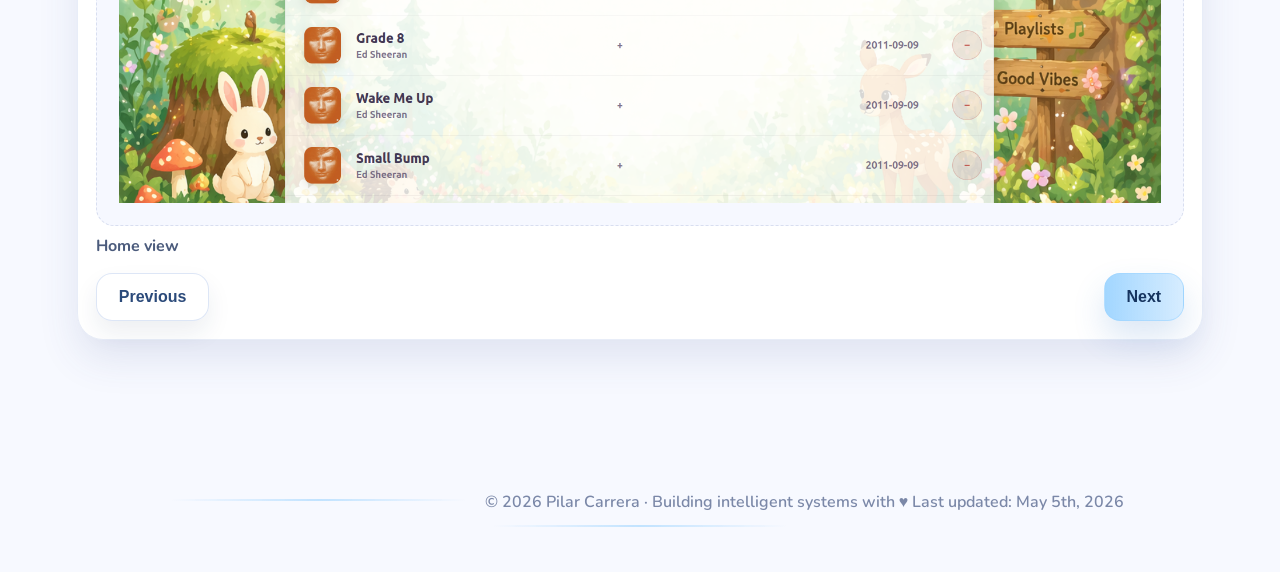
<file: project-spotify.html>
<!doctype html>
<html lang="en">
  <head>
    <meta charset="utf-8" />
    <meta name="viewport" content="width=device-width, initial-scale=1" />
    <title>Pilar Carrera Monterde | Spotify Magical Redesign</title>
    <link rel="preconnect" href="https://fonts.googleapis.com" />
    <link rel="preconnect" href="https://fonts.gstatic.com" crossorigin />
    <link href="https://fonts.googleapis.com/css2?family=Caveat:wght@500;600&family=Nunito:wght@300;400;600;700;800&family=Pacifico&display=swap" rel="stylesheet" />
    <link rel="icon" href="assets/favicon.ico" />
    <link rel="stylesheet" href="styles.css" />
    <script src="script.js" defer></script>
  </head>
  <body class="simple-page spotify-page">
    <div id="site-header"></div>

    <main class="project-page">
      <a class="secondary-btn back-left" href="index.html">Back to home</a>

      <section class="project-hero card">
        <div>
          <p class="project-kicker">UI/UX Redesign &amp; Development</p>
          <h1>Spotify Magical Redesign</h1>
          <p class="lead">
            I redesigned Spotify with a playful visual direction while preserving essential product flows.
            The concept keeps core functionality intact, including playlist creation, song management, and search,
            and was implemented as a working front-end prototype.
          </p>
        </div>
        <div class="project-tags">
          <span class="tag">UI/UX Redesign</span>
          <span class="tag">Front-End Development</span>
          <span class="tag">Magical Vibes</span>
        </div>
      </section>

      <section class="card project-details">
        <div class="detail-block">
          <h3>Project Snapshot</h3>
          <p><strong>Role:</strong> UI/UX Designer and Front-End Developer</p>
          <p><strong>Team:</strong> Individual contributor</p>
          <p><strong>Timeline:</strong> 1 week</p>
        </div>
        <div class="detail-block">
          <h3>Context</h3>
          <p>This personal concept explores how a mainstream music interface could shift toward a lighter, more expressive visual language while remaining usable and familiar.</p>
        </div>
        <div class="detail-block">
          <h3>My Role</h3>
          <p>I owned the full process from UI/UX concept design in Figma to front-end implementation, delivering an interactive prototype rather than static mockups. I also integrated the Spotify API to support realistic data and interaction flows.</p>
        </div>
        <div class="detail-block">
          <h3>Process</h3>
          <p>I defined the visual concept, mapped key listening workflows, designed high-fidelity screens, and implemented interactions in code to validate both look and usability.</p>
        </div>
        <div class="detail-block">
          <h3>Outcome</h3>
          <p>The final prototype includes 4 core screens and complete flows for search, playlist creation, and song management, proving the concept can remain expressive without losing usability.</p>
        </div>
        <div class="detail-block">
          <h3>Tech Stack</h3>
          <p>Figma, HTML, CSS, TypeScript, Spotify Web API.</p>
        </div>
      </section>

      <section class="project-gallery">
        <h2>App Preview</h2>

        <div class="slideshow" data-slideshow>
          <div class="slideshow-head">
            <div>
              <h3>Key Screens</h3>
              <p>A walkthrough of the redesigned flow, from browsing playlists to adding and organizing songs.</p>
            </div>
            <div class="slideshow-indicator" data-slideshow-indicator>1 / 4</div>
          </div>
          <div class="slides">
            <figure class="slide is-active">
              <img class="slide-media" src="assets/screen1.png" alt="Spotify redesign screen 1" />
              <figcaption>Home view</figcaption>
            </figure>
            <figure class="slide">
              <img class="slide-media" src="assets/screen2.png" alt="Spotify redesign screen 2" />
              <figcaption>Playlist view</figcaption>
            </figure>
            <figure class="slide">
              <img class="slide-media" src="assets/screen3.png" alt="Spotify redesign screen 3" />
              <figcaption>Add &amp; delete songs</figcaption>
            </figure>
            <figure class="slide">
              <img class="slide-media" src="assets/screen4.png" alt="Spotify redesign screen 4" />
              <figcaption>Search &amp; create playlists</figcaption>
            </figure>
          </div>
          <div class="slideshow-actions">
            <button class="btn btn-ghost slide-nav" type="button" data-slide-prev>Previous</button>
            <button class="btn btn-primary slide-nav" type="button" data-slide-next>Next</button>
          </div>
        </div>
      </section>
    </main>

    <div id="site-footer"></div>
    <script data-goatcounter="https://pilar.goatcounter.com/count" async src="//gc.zgo.at/count.js"></script>
  </body>
</html>
</file>
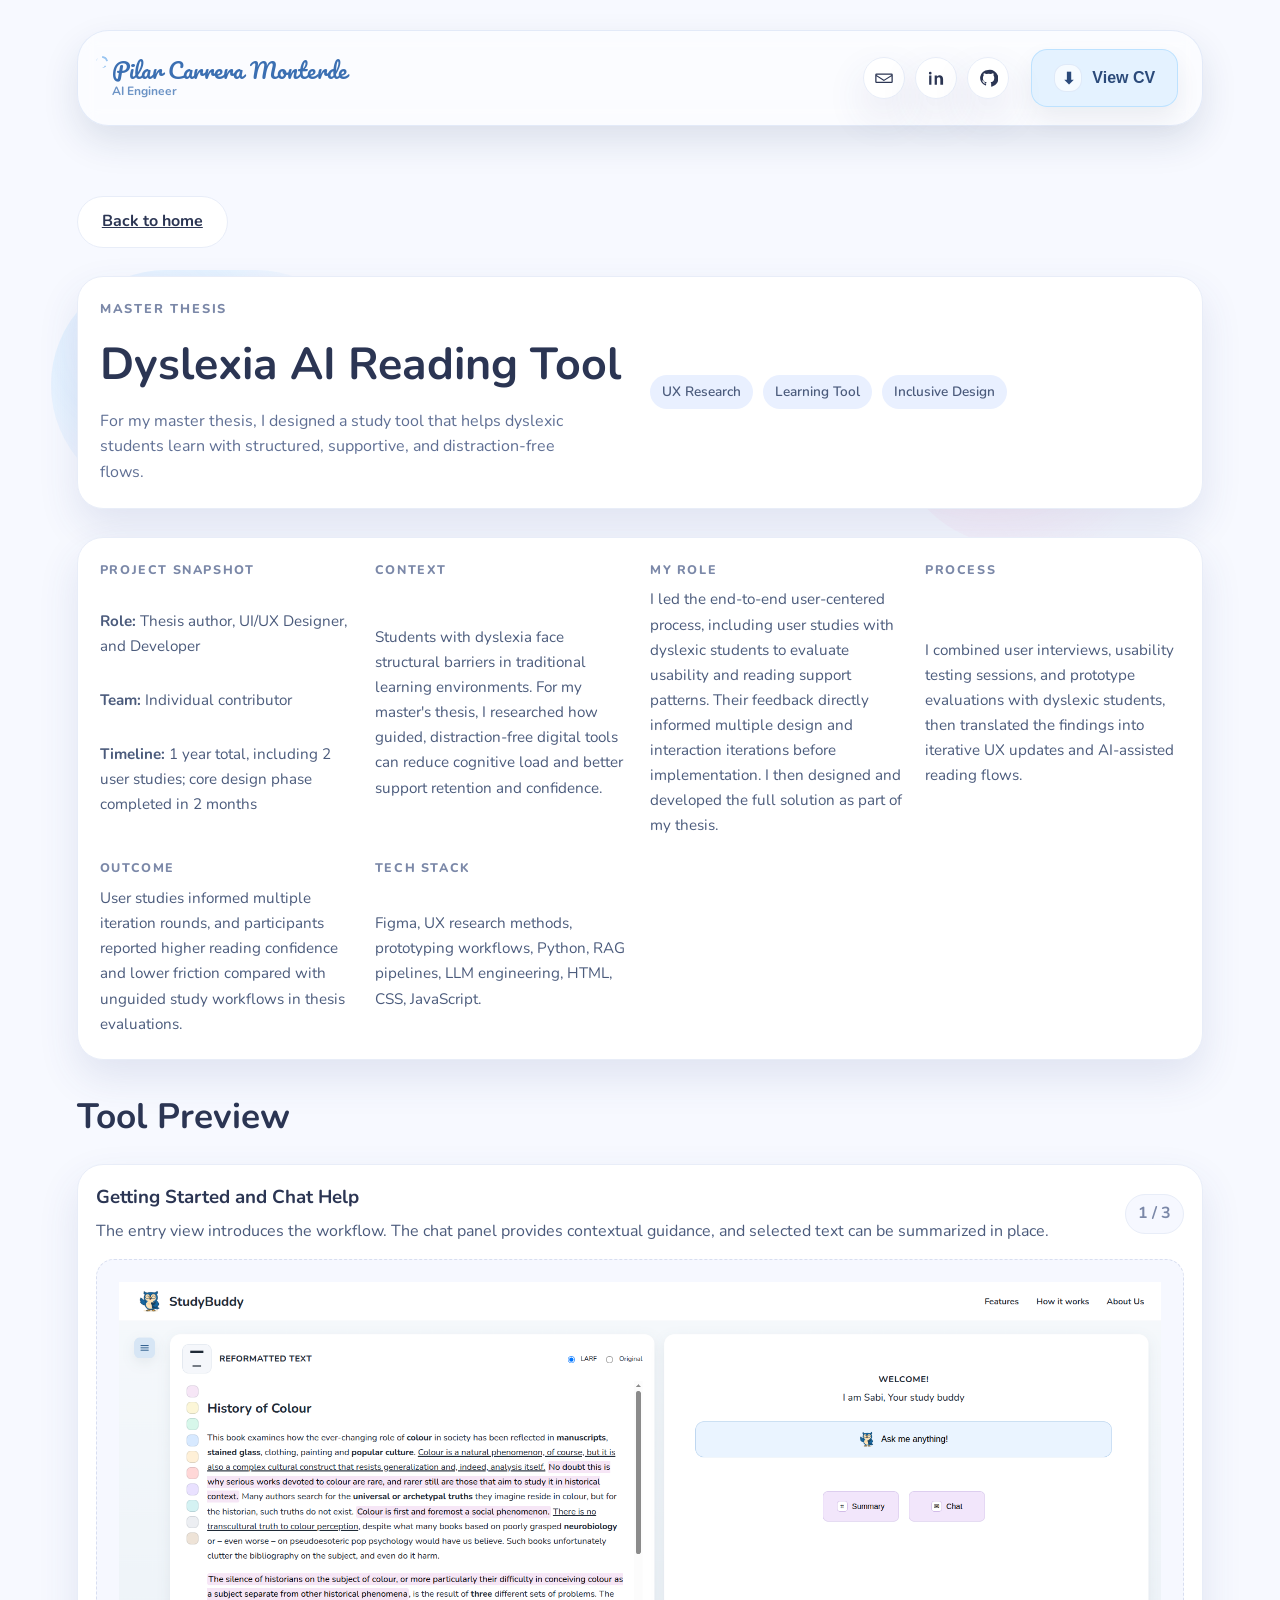
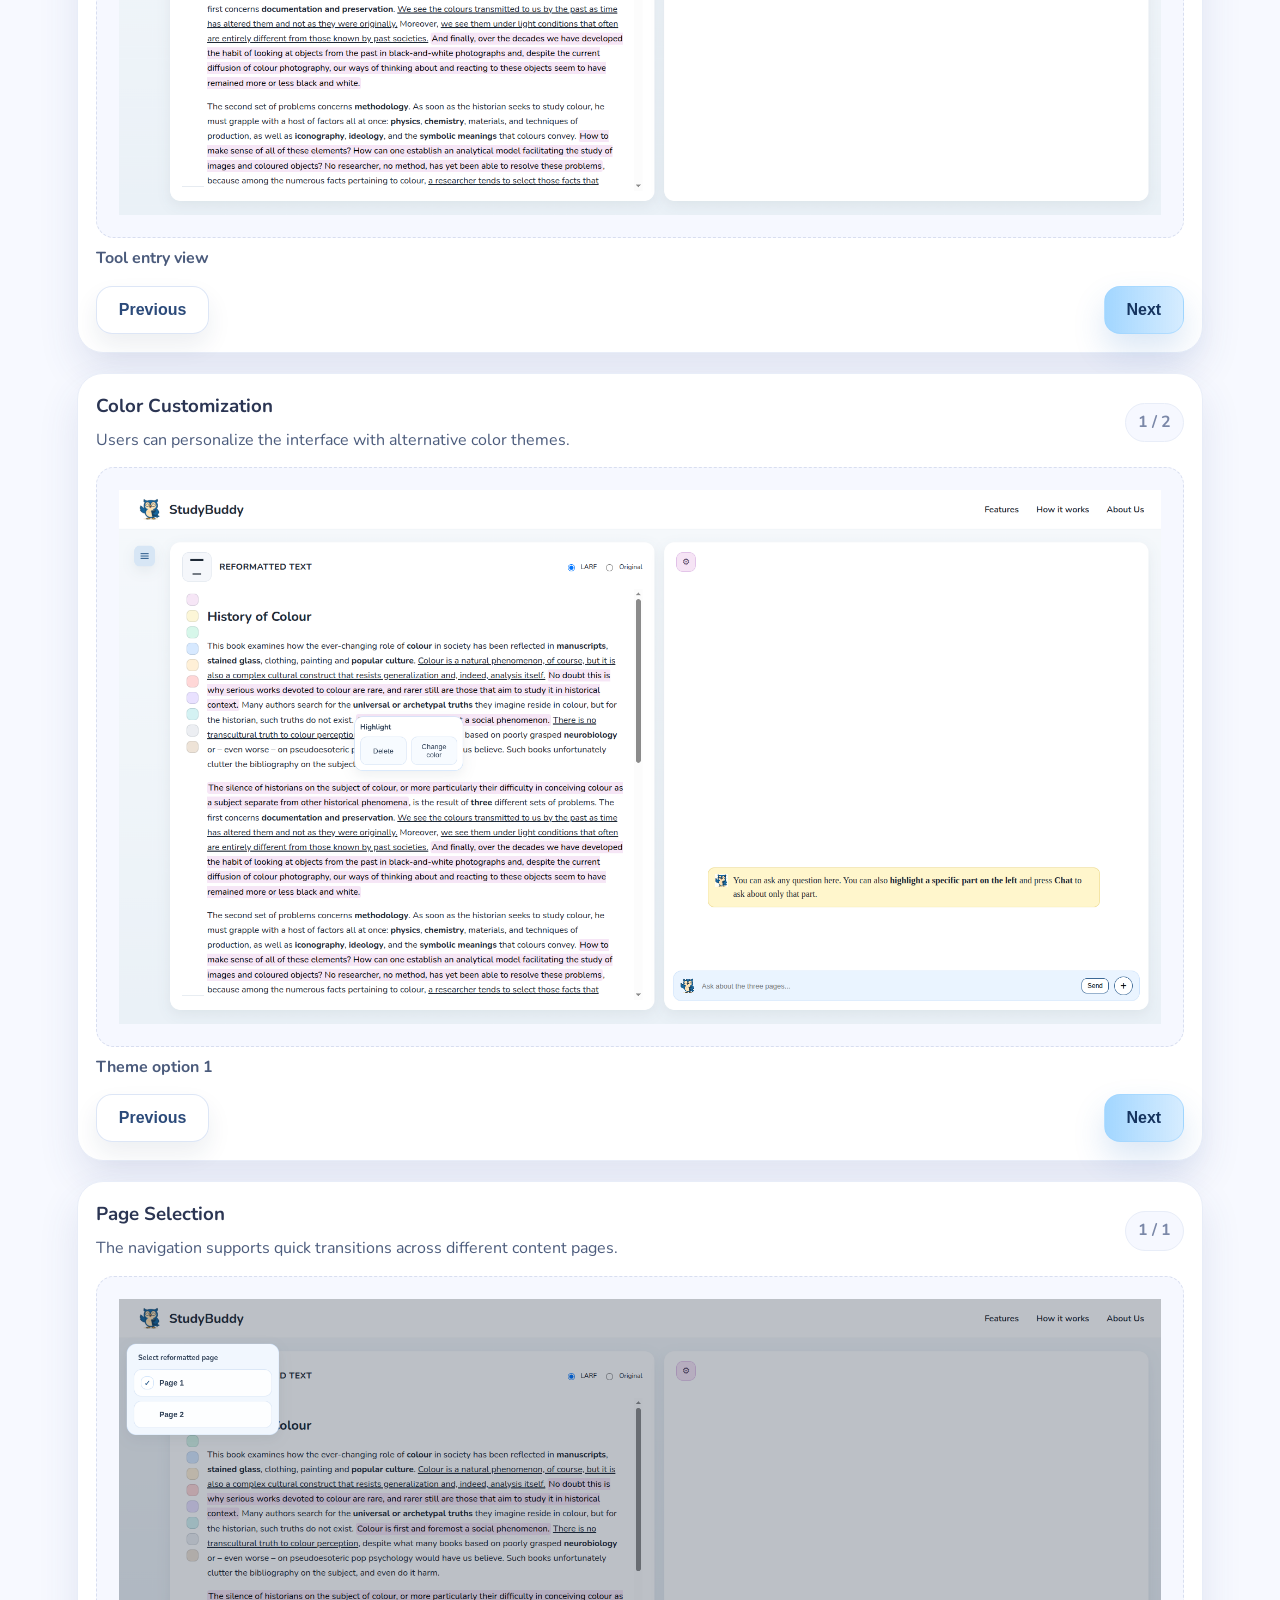
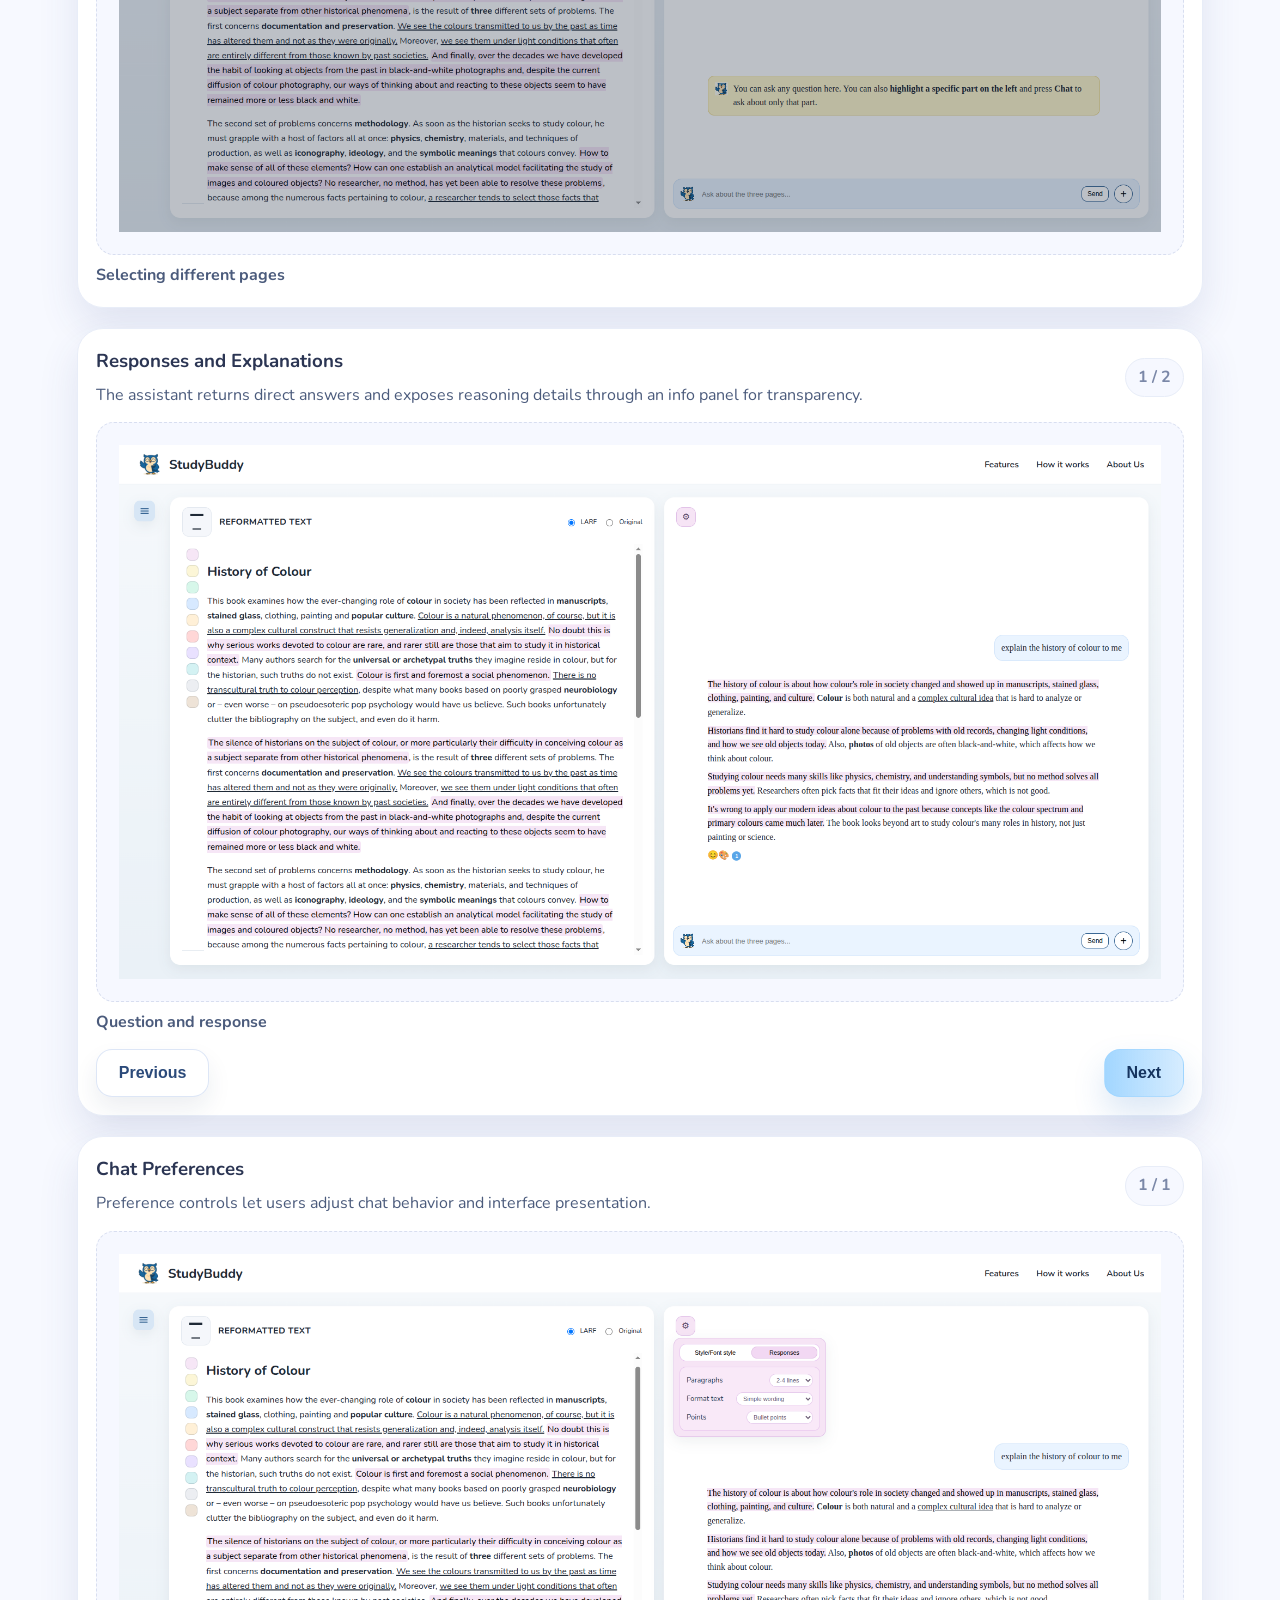
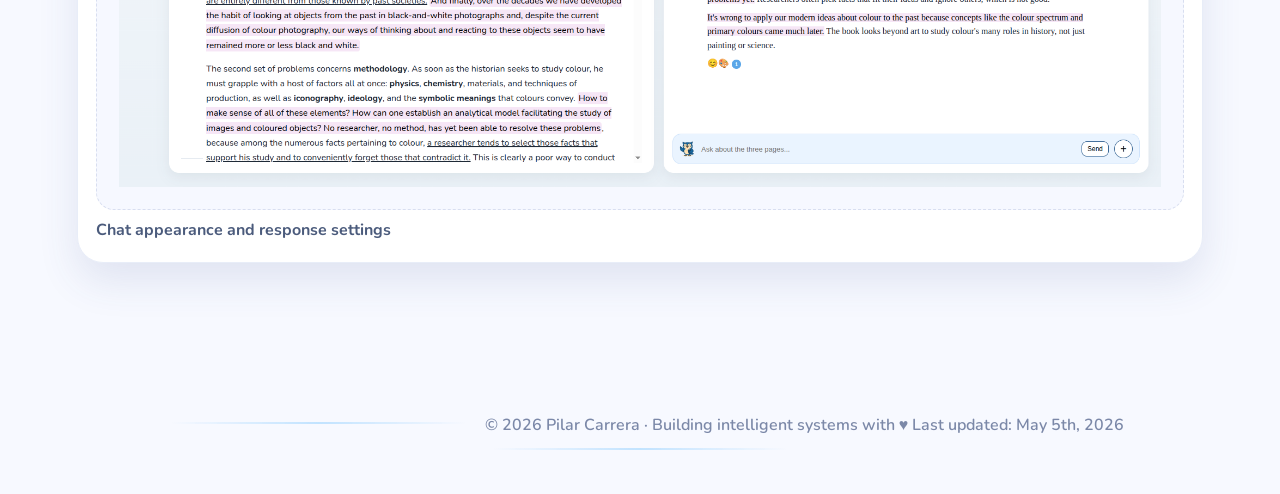
<file: project-tool.html>
<!doctype html>
<html lang="en">
  <head>
    <meta charset="utf-8" />
    <meta name="viewport" content="width=device-width, initial-scale=1" />
    <title>Pilar Carrera Monterde | Dyslexia AI Reading Tool</title>
    <link rel="preconnect" href="https://fonts.googleapis.com" />
    <link rel="preconnect" href="https://fonts.gstatic.com" crossorigin />
    <link href="https://fonts.googleapis.com/css2?family=Caveat:wght@500;600&family=Nunito:wght@300;400;600;700;800&family=Pacifico&display=swap" rel="stylesheet" />
    <link rel="icon" href="assets/favicon.ico" />
    <link rel="stylesheet" href="styles.css" />
    <script src="script.js" defer></script>
  </head>
  <body class="simple-page">
    <div id="site-header"></div>

    <main class="project-page">
      <a class="secondary-btn back-left" href="index.html">Back to home</a>

      <section class="project-hero card">
        <div>
          <p class="project-kicker">Master Thesis</p>
          <h1>Dyslexia AI Reading Tool</h1>
          <p class="lead">
            For my master thesis, I designed a study tool that helps dyslexic students learn with
            structured, supportive, and distraction-free flows.
          </p>
        </div>
        <div class="project-tags">
          <span class="tag">UX Research</span>
          <span class="tag">Learning Tool</span>
          <span class="tag">Inclusive Design</span>
        </div>
      </section>

      <section class="card project-details">
        <div class="detail-block">
          <h3>Project Snapshot</h3>
          <p><strong>Role:</strong> Thesis author, UI/UX Designer, and Developer</p>
          <p><strong>Team:</strong> Individual contributor</p>
          <p><strong>Timeline:</strong> 1 year total, including 2 user studies; core design phase completed in 2 months</p>
        </div>
        <div class="detail-block">
          <h3>Context</h3>
          <p>Students with dyslexia face structural barriers in traditional learning environments. For my master's thesis, I researched how guided, distraction-free digital tools can reduce cognitive load and better support retention and confidence.</p>
        </div>
        <div class="detail-block">
          <h3>My Role</h3>
          <p>I led the end-to-end user-centered process, including user studies with dyslexic students to evaluate usability and reading support patterns. Their feedback directly informed multiple design and interaction iterations before implementation. I then designed and developed the full solution as part of my thesis.</p>
        </div>
        <div class="detail-block">
          <h3>Process</h3>
          <p>I combined user interviews, usability testing sessions, and prototype evaluations with dyslexic students, then translated the findings into iterative UX updates and AI-assisted reading flows.</p>
        </div>
        <div class="detail-block">
          <h3>Outcome</h3>
          <p>User studies informed multiple iteration rounds, and participants reported higher reading confidence and lower friction compared with unguided study workflows in thesis evaluations.</p>
        </div>
        <div class="detail-block">
          <h3>Tech Stack</h3>
          <p>Figma, UX research methods, prototyping workflows, Python, RAG pipelines, LLM engineering, HTML, CSS, JavaScript.</p>
        </div>
      </section>

      <section class="project-gallery">
        <h2>Tool Preview</h2>

        <div class="slideshow" data-slideshow>
          <div class="slideshow-head">
            <div>
              <h3>Getting Started and Chat Help</h3>
              <p>The entry view introduces the workflow. The chat panel provides contextual guidance, and selected text can be summarized in place.</p>
            </div>
            <div class="slideshow-indicator" data-slideshow-indicator>1 / 3</div>
          </div>
          <div class="slides">
            <figure class="slide is-active">
              <img class="slide-media" src="assets/mytool1.png" alt="Tool screen 1" />
              <figcaption>Tool entry view</figcaption>
            </figure>
            <figure class="slide">
              <img class="slide-media" src="assets/mytool2.png" alt="Tool screen 2" />
              <figcaption>Chat info popup</figcaption>
            </figure>
            <figure class="slide">
              <img class="slide-media" src="assets/mytool3.png" alt="Tool screen 3" />
              <figcaption>Text selection summary flow</figcaption>
            </figure>
          </div>
          <div class="slideshow-actions">
            <button class="btn btn-ghost slide-nav" type="button" data-slide-prev>Previous</button>
            <button class="btn btn-primary slide-nav" type="button" data-slide-next>Next</button>
          </div>
        </div>

        <div class="slideshow" data-slideshow>
          <div class="slideshow-head">
            <div>
              <h3>Color Customization</h3>
              <p>Users can personalize the interface with alternative color themes.</p>
            </div>
            <div class="slideshow-indicator" data-slideshow-indicator>1 / 2</div>
          </div>
          <div class="slides">
            <figure class="slide is-active">
              <img class="slide-media" src="assets/mytool4.png" alt="Tool screen 4" />
              <figcaption>Theme option 1</figcaption>
            </figure>
            <figure class="slide">
              <img class="slide-media" src="assets/mytool5.png" alt="Tool screen 5" />
              <figcaption>Theme option 2</figcaption>
            </figure>
          </div>
          <div class="slideshow-actions">
            <button class="btn btn-ghost slide-nav" type="button" data-slide-prev>Previous</button>
            <button class="btn btn-primary slide-nav" type="button" data-slide-next>Next</button>
          </div>
        </div>

        <div class="slideshow" data-slideshow>
          <div class="slideshow-head">
            <div>
              <h3>Page Selection</h3>
              <p>The navigation supports quick transitions across different content pages.</p>
            </div>
            <div class="slideshow-indicator" data-slideshow-indicator>1 / 1</div>
          </div>
          <div class="slides">
            <figure class="slide is-active">
              <img class="slide-media" src="assets/mytool6.png" alt="Tool screen 6" />
              <figcaption>Selecting different pages</figcaption>
            </figure>
          </div>
        </div>

        <div class="slideshow" data-slideshow>
          <div class="slideshow-head">
            <div>
              <h3>Responses and Explanations</h3>
              <p>The assistant returns direct answers and exposes reasoning details through an info panel for transparency.</p>
            </div>
            <div class="slideshow-indicator" data-slideshow-indicator>1 / 2</div>
          </div>
          <div class="slides">
            <figure class="slide is-active">
              <img class="slide-media" src="assets/mytool7.png" alt="Tool screen 7" />
              <figcaption>Question and response</figcaption>
            </figure>
            <figure class="slide">
              <img class="slide-media" src="assets/mytool8.png" alt="Tool screen 8" />
              <figcaption>Info button explanation</figcaption>
            </figure>
          </div>
          <div class="slideshow-actions">
            <button class="btn btn-ghost slide-nav" type="button" data-slide-prev>Previous</button>
            <button class="btn btn-primary slide-nav" type="button" data-slide-next>Next</button>
          </div>
        </div>

        <div class="slideshow" data-slideshow>
          <div class="slideshow-head">
            <div>
              <h3>Chat Preferences</h3>
              <p>Preference controls let users adjust chat behavior and interface presentation.</p>
            </div>
            <div class="slideshow-indicator" data-slideshow-indicator>1 / 1</div>
          </div>
          <div class="slides">
            <figure class="slide is-active">
              <img class="slide-media" src="assets/mytool9.png" alt="Tool screen 9" />
              <figcaption>Chat appearance and response settings</figcaption>
            </figure>
          </div>
        </div>
      </section>
    </main>

    <div id="site-footer"></div>
    <script data-goatcounter="https://pilar.goatcounter.com/count" async src="//gc.zgo.at/count.js"></script>
  </body>
</html>
</file>
<file: styles.css>
:root {
  --ink: #2b3553;
  --ink-soft: #4b5b7c;
  --muted: #7b88a8;
  --blue: #6c8eea;
  --blue-soft: #e9f0ff;
  --pink: #f5a9c3;
  --pink-soft: #ffeaf1;
  --mint: #8dddcf;
  --mint-soft: #e7faf5;
  --lilac: #c7b5ff;
  --lilac-soft: #f1edff;
  --card: #ffffff;
  --stroke: #e8edf8;
  --shadow: 0 18px 40px rgba(56, 78, 140, 0.12);
  --radius-lg: 26px;
  --radius-md: 18px;
  --radius-sm: 12px;
}

* {
  box-sizing: border-box;
  margin: 0;
  padding: 0;
}

body {
  font-family: "Nunito", sans-serif;
  color: var(--ink);
  background: #f7f9ff;
  min-height: 100vh;
  line-height: 1.6;
}

img {
  max-width: 100%;
  display: block;
}

main {
  padding: 0 6vw 80px;
}

.site-header {
  display: flex;
  justify-content: flex-end;
  padding: 22px 6vw;
  background: linear-gradient(90deg, #f3f7ff 0%, #f9f2fb 50%, #f5f8ff 100%);
}

.cv-button {
  text-decoration: none;
  background: #f2f6ff;
  border: 1px solid #dfe7fb;
  color: var(--ink);
  padding: 10px 20px;
  border-radius: 999px;
  font-weight: 700;
  box-shadow: var(--shadow);
  transition: transform 0.2s ease, box-shadow 0.2s ease;
}

.cv-button:hover {
  transform: translateY(-2px);
  box-shadow: 0 14px 30px rgba(56, 78, 140, 0.18);
}

.hero {
  display: grid;
  grid-template-columns: repeat(auto-fit, minmax(280px, 1fr));
  gap: 50px;
  align-items: center;
  padding: 60px 6vw 70px;
  margin: 0 -6vw;
  background: radial-gradient(circle at 15% 50%, #cfe0ff 0%, transparent 45%),
    radial-gradient(circle at 70% 35%, #ffd7e8 0%, transparent 40%),
    linear-gradient(90deg, #f4f8ff 0%, #f8eef7 50%, #f5f9ff 100%);
  border-bottom: 1px solid #e9eefc;
}

.hero-ref {
  position: relative;
}

.hero-left {
  display: grid;
  gap: 16px;
}

.signature {
  display: grid;
  gap: 4px;
}

.signature-name {
  font-family: "Caveat", cursive;
  font-size: 2rem;
  color: #6d86e9;
}

.signature-role {
  font-size: 0.95rem;
  text-transform: uppercase;
  letter-spacing: 2px;
  color: #8fa0c5;
}

.hero-left h1 {
  font-size: clamp(3rem, 5vw, 4.2rem);
  font-weight: 700;
  font-family: "Caveat", cursive;
}

.script {
  font-family: "Caveat", cursive;
  color: var(--blue);
  font-weight: 600;
}

.role {
  font-size: 1.1rem;
  color: #5b6d93;
}

.lead {
  font-size: 1rem;
  color: #5f6f94;
  max-width: 480px;
}

.primary-btn,
.secondary-btn {
  border: none;
  border-radius: 999px;
  padding: 12px 24px;
  font-weight: 700;
  cursor: pointer;
  font-family: inherit;
  transition: transform 0.2s ease, box-shadow 0.2s ease;
}

.primary-btn.small {
  padding: 8px 16px;
  font-size: 0.95rem;
}

.hero-cta {
  display: flex;
  flex-wrap: wrap;
  gap: 12px;
  align-items: center;
}

.ghost-btn {
  display: inline-flex;
  align-items: center;
  gap: 10px;
  padding: 8px 14px;
  border-radius: 999px;
  background: #ffffff;
  border: 1px solid var(--stroke);
  color: var(--ink);
  text-decoration: none;
  font-weight: 700;
  box-shadow: var(--shadow);
  transition: transform 0.2s ease, box-shadow 0.2s ease;
}

.ghost-btn:hover {
  transform: translateY(-2px);
  box-shadow: 0 12px 26px rgba(56, 78, 140, 0.15);
}

.icon-mail {
  width: 18px;
  height: 18px;
  display: inline-block;
  background: #6c8eea;
  mask: url("data:image/svg+xml;utf8,<svg xmlns='http://www.w3.org/2000/svg' viewBox='0 0 24 24'><path d='M3 6.5h18a1.5 1.5 0 0 1 1.5 1.5v8.5A1.5 1.5 0 0 1 21 18H3a1.5 1.5 0 0 1-1.5-1.5V8A1.5 1.5 0 0 1 3 6.5Zm0 1.5v.3l9 5.7 9-5.7V8H3Zm18 8.5V10l-8.6 5.4a1 1 0 0 1-1.1 0L3 10v6.5h18Z'/></svg>") center / contain no-repeat;
  -webkit-mask: url("data:image/svg+xml;utf8,<svg xmlns='http://www.w3.org/2000/svg' viewBox='0 0 24 24'><path d='M3 6.5h18a1.5 1.5 0 0 1 1.5 1.5v8.5A1.5 1.5 0 0 1 21 18H3a1.5 1.5 0 0 1-1.5-1.5V8A1.5 1.5 0 0 1 3 6.5Zm0 1.5v.3l9 5.7 9-5.7V8H3Zm18 8.5V10l-8.6 5.4a1 1 0 0 1-1.1 0L3 10v6.5h18Z'/></svg>") center / contain no-repeat;
}

.primary-btn {
  background: linear-gradient(135deg, #7aa1ff, #9bb8ff);
  color: #1b2a48;
  box-shadow: var(--shadow);
}

.secondary-btn {
  background: #ffffff;
  border: 1px solid var(--stroke);
  color: var(--ink);
}

.primary-btn:hover,
.secondary-btn:hover {
  transform: translateY(-2px);
  box-shadow: 0 12px 26px rgba(56, 78, 140, 0.15);
}

.hero-right {
  display: flex;
  gap: 26px;
  align-items: center;
  justify-content: center;
  flex-wrap: wrap;
}

.icon-buttons {
  display: flex;
  gap: 10px;
  align-items: center;
}

.icon-btn {
  width: 42px;
  height: 42px;
  display: inline-flex;
  align-items: center;
  justify-content: center;
  border-radius: 999px;
  background: #ffffff;
  border: 1px solid var(--stroke);
  color: var(--ink);
  box-shadow: var(--shadow);
  transition: transform 0.2s ease, box-shadow 0.2s ease;
  cursor: pointer;
}

.icon-btn svg {
  width: 20px;
  height: 20px;
  fill: currentColor;
}

.icon-btn:hover {
  transform: translateY(-2px);
  box-shadow: 0 12px 26px rgba(56, 78, 140, 0.15);
}

.hero-right {
  align-items: center;
}

.portrait-orbit {
  width: min(260px, 80vw);
  aspect-ratio: 1;
  border-radius: 50%;
  padding: 10px;
  background: radial-gradient(circle at top, #ffe4ee, #e7f0ff);
  box-shadow: var(--shadow);
  position: relative;
}

.portrait-orbit::before,
.portrait-orbit::after {
  content: "";
  position: absolute;
  border-radius: 50%;
  z-index: -1;
  opacity: 0.6;
}

.portrait-orbit::before {
  width: 90px;
  height: 90px;
  background: #ffd2e4;
  top: -24px;
  right: -20px;
}

.portrait-orbit::after {
  width: 110px;
  height: 110px;
  background: #d9e6ff;
  bottom: -30px;
  left: -26px;
}

.portrait-ring {
  width: 100%;
  height: 100%;
  border-radius: 50%;
  background: #ffffff;
  padding: 8px;
  box-shadow: inset 0 0 0 3px #dfe7fb;
}

.portrait-ring img {
  width: 100%;
  height: 100%;
  object-fit: cover;
  border-radius: 50%;
  border: 6px solid #f2f6ff;
}

.map-float {
  width: min(520px, 90vw);
  background: #f7f9ff;
  border-radius: 22px;
  border: 2px dashed #d8def0;
  box-shadow: var(--shadow);
  padding: 14px;
}

.map-float img {
  border-radius: 16px;
  background: #ffffff;
}

.section-title {
  text-align: left;
  margin-bottom: 18px;
}

.section-title h2 {
  font-size: clamp(1.8rem, 3vw, 2.4rem);
  margin-bottom: 6px;
}

.section-title p {
  color: var(--ink-soft);
}

.video .section-title p {
  font-size: 1.15rem;
  line-height: 1.8;
}

.story-card {
  margin-top: 12px;
  max-width: 1500px;
  display: grid;
  gap: 12px;
}

.story-card p {
  margin: 0;
  font-size: 1.5rem;
  color: var(--ink-soft);
}

.about {
  margin-top: 60px;
}

.about-top {
  display: grid;
  grid-template-columns: minmax(260px, 1.3fr) minmax(240px, 1fr);
  gap: 24px;
  align-items: start;
}

.about-side {
  display: grid;
  gap: 18px;
}

.connect-card h3 {
  margin-bottom: 6px;
}

.card {
  background: var(--card);
  border-radius: var(--radius-lg);
  padding: 22px;
  border: 1px solid var(--stroke);
  box-shadow: var(--shadow);
}

.about-card {
  display: grid;
  gap: 16px;
}

.tag-row {
  display: flex;
  flex-wrap: wrap;
  gap: 8px;
}

.tag {
  background: var(--blue-soft);
  color: var(--ink-soft);
  padding: 6px 12px;
  border-radius: 999px;
  font-size: 0.85rem;
  font-weight: 600;
}

.contact-line {
  display: grid;
  gap: 6px;
  font-size: 0.9rem;
  color: var(--muted);
}

.stat-grid {
  display: grid;
  grid-template-columns: repeat(auto-fit, minmax(140px, 1fr));
  gap: 14px;
}

.stat-card {
  border-radius: var(--radius-md);
  padding: 18px;
  text-align: center;
  font-weight: 700;
  border: 1px dashed #d8def0;
}

.stat-number {
  font-size: 1.4rem;
}

.stat-label {
  color: var(--ink-soft);
  font-weight: 600;
  font-size: 0.9rem;
}

.tone-blue {
  background: var(--blue-soft);
}

.tone-pink {
  background: var(--pink-soft);
}

.tone-mint {
  background: var(--mint-soft);
}

.tone-lilac {
  background: var(--lilac-soft);
}

.details-grid {
  margin-top: 24px;
  display: grid;
  grid-template-columns: repeat(2, minmax(0, 1fr));
  gap: 20px;
}

.details-grid h3 {
  margin-bottom: 10px;
  font-size: 1.2rem;
}

.details-grid p {
  color: var(--ink-soft);
  margin-bottom: 8px;
}

.details-grid ul {
  list-style: disc;
  padding-left: 20px;
  display: grid;
  gap: 8px;
  color: var(--ink-soft);
}

.card-blue {
  background: rgba(207, 233, 255, 0.28);
  border-color: rgba(157, 212, 255, 0.45);
}

.card-pink {
  background: rgba(231, 250, 245, 0.28);
  border-color: rgba(141, 221, 207, 0.45);
}

.card-lilac {
  background: rgba(241, 237, 255, 0.28);
  border-color: rgba(199, 181, 255, 0.45);
}

.card-green {
  background: rgba(209, 250, 229, 0.28);
  border-color: rgba(110, 231, 183, 0.45);
}

.pill-row {
  display: flex;
  flex-wrap: wrap;
  gap: 8px;
  margin-bottom: 10px;
}

.pill-row span {
  background: #f6f8ff;
  border: 1px solid var(--stroke);
  border-radius: 999px;
  padding: 6px 12px;
  font-size: 0.85rem;
  color: var(--ink-soft);
}

.small-note {
  font-size: 0.9rem;
  color: var(--muted);
}

.video {
  margin-top: 70px;
  display: grid;
  gap: 18px;
  justify-items: start;
}

.project-grid {
  width: 100%;
  display: grid;
  grid-template-columns: repeat(2, minmax(0, 1fr));
  gap: 18px;
}

.project-card {
  display: grid;
  gap: 10px;
  text-decoration: none;
  color: inherit;
  transition: transform 0.2s ease, box-shadow 0.2s ease;
}

.project-card:hover {
  transform: translateY(-4px);
  box-shadow: 0 20px 46px rgba(56, 78, 140, 0.18);
}

.project-card h3 {
  font-size: 1.25rem;
}

.project-card p {
  color: var(--ink-soft);
}

.project-meta {
  text-transform: uppercase;
  letter-spacing: 1.4px;
  font-weight: 800;
  font-size: 0.7rem;
  color: var(--muted);
}

.project-cta {
  font-weight: 800;
  color: #3b6fb2;
}

.project-page {
  padding: 20px 6vw 70px;
  display: grid;
  gap: 28px;
}

.project-hero {
  display: grid;
  grid-template-columns: repeat(auto-fit, minmax(240px, 1fr));
  gap: 20px;
  align-items: center;
}

.project-hero h1 {
  font-size: clamp(2.2rem, 3.5vw, 3.2rem);
  margin-bottom: 8px;
}

.project-kicker {
  font-weight: 800;
  color: var(--muted);
  text-transform: uppercase;
  letter-spacing: 1.8px;
  font-size: 0.8rem;
  margin-bottom: 10px;
}

.project-tags {
  display: flex;
  flex-wrap: wrap;
  gap: 10px;
}

.project-gallery {
  display: grid;
  gap: 20px;
}

.case-study {
  display: grid;
  gap: 20px;
}

.case-study-card {
  display: grid;
  gap: 18px;
}

.case-study-block {
  display: grid;
  gap: 8px;
}

.case-study-block h2 {
  font-size: 1.15rem;
}

.case-study-block p {
  color: var(--ink-soft);
}

.project-gallery h2 {
  font-size: clamp(1.6rem, 2.8vw, 2.2rem);
}

.slideshow {
  background: var(--card);
  border-radius: var(--radius-lg);
  padding: 18px;
  border: 1px solid var(--stroke);
  box-shadow: var(--shadow);
  display: grid;
  gap: 14px;
}

.slideshow-head {
  display: flex;
  align-items: center;
  justify-content: space-between;
  gap: 16px;
  flex-wrap: wrap;
}

.slideshow-head h3 {
  margin-bottom: 6px;
}

.slideshow-head p {
  color: var(--ink-soft);
}

.slideshow-indicator {
  font-weight: 700;
  color: var(--muted);
  background: #f6f8ff;
  border: 1px solid var(--stroke);
  padding: 6px 12px;
  border-radius: 999px;
}

.slides {
  position: relative;
  min-height: 220px;
}

.slide {
  display: none;
}

.slide.is-active {
  display: grid;
  gap: 8px;
}

.slide-media {
  min-height: 240px;
  border-radius: var(--radius-md);
  border: 1px dashed #d8def0;
  background: #f6f8ff;
  display: grid;
  place-items: center;
  text-align: center;
  padding: 22px;
  color: var(--muted);
  font-weight: 700;
}

.slide-media img,
img.slide-media {
  max-height: 781px;
  width: auto;
  max-width: 100%;
  height: auto;
  object-fit: contain;
  display: block;
  margin: 0 auto;
  border-radius: var(--radius-md);
}

.spotify-page img.slide-media {
  max-height: 656px;
}

.internal-pages-showcase img.slide-media {
  width: 100%;
  height: 656px;
  object-fit: contain;
}

.project-details {
  display: grid;
  grid-template-columns: repeat(auto-fit, minmax(220px, 1fr));
  gap: 20px;
}

.detail-block {
  display: grid;
  gap: 8px;
}

.detail-block h3 {
  font-size: 0.78rem;
  font-weight: 800;
  text-transform: uppercase;
  letter-spacing: 1.6px;
  color: var(--muted);
}

.detail-block p {
  color: var(--ink-soft);
  font-size: 0.95rem;
  line-height: 1.65;
}

.slide figcaption {
  color: var(--ink-soft);
  font-weight: 700;
}

.slideshow-actions {
  display: flex;
  justify-content: space-between;
  gap: 12px;
  flex-wrap: wrap;
}

.slide-nav {
  padding: 10px 16px;
  font-size: 0.95rem;
}

/* removed connect section */

.video-frame {
  position: relative;
  aspect-ratio: 16 / 9;
  border-radius: var(--radius-lg);
  overflow: hidden;
  box-shadow: var(--shadow);
  border: 1px solid var(--stroke);
  background: #f0f4ff;
  width: 100%;
  max-width: 900px;
}

.video-frame iframe {
  position: absolute;
  inset: 0;
  width: 100%;
  height: 100%;
  border: 0;
}

.cv-modal {
  border: none;
  padding: 0;
  width: min(90vw, 900px);
  max-width: 90vw;
  border-radius: var(--radius-lg);
  box-shadow: var(--shadow);
  margin: auto;
}

.cv-modal::backdrop {
  background: rgba(18, 29, 56, 0.55);
}

.cv-modal-card {
  background: #ffffff;
  border-radius: var(--radius-lg);
  padding: 20px;
  display: grid;
  gap: 16px;
}

.cv-modal-header {
  display: flex;
  justify-content: space-between;
  align-items: center;
}

.cv-modal img {
  width: 100%;
  border-radius: var(--radius-md);
}

.simple-page {
  background: #f7f9ff;
}

.about-page {
  padding: 20px 6vw 70px;
  display: grid;
  gap: 24px;
}

.back-left {
  justify-self: start;
}

.about-hero {
  display: grid;
  grid-template-columns: repeat(auto-fit, minmax(240px, 1fr));
  gap: 24px;
  align-items: center;
}

.about-hero .lead {
  font-size: 1.3rem;
  max-width: 100%;
  width: 100%;
}

.about-hero .portrait-wrap {
  max-width: 50%;
  margin: 0 auto;
}

.about-hero .portrait-wrap img {
  border-radius: 10%;
}

.about-hero-text h1 {
  font-size: clamp(2rem, 3.6vw, 3rem);
  margin-bottom: 6px;
  font-family: "Pacifico", cursive;
}

.cv-view {
  padding: 30px 6vw 60px;
  display: grid;
  gap: 18px;
}

.cv-image {
  background: #ffffff;
  border-radius: var(--radius-lg);
  padding: 16px;
  box-shadow: var(--shadow);
  border: 1px solid var(--stroke);
}

/* === Hero override to match reference header === */
body {
  background: radial-gradient(1200px 700px at 20% 15%, rgba(207, 233, 255, 0.7), transparent 55%),
    radial-gradient(1100px 650px at 85% 20%, rgba(255, 214, 234, 0.65), transparent 55%),
    #fbfcff;
}

.site-header {
  position: relative;
  padding: 30px 0 50px;
  overflow: hidden;
  display: flex;
  flex-direction: column;
  gap: 22px;
  width: 100%;
  margin: 0 auto;
  padding-left: 6vw;
  padding-right: 6vw;
  background: transparent;
}


.nav {
  display: flex;
  align-items: center;
  justify-content: space-between;
  gap: 18px;
  padding: 18px 24px;
  border-radius: 32px;
  background: rgba(255, 255, 255, 0.55);
  border: 1px solid rgba(180, 200, 235, 0.35);
  box-shadow: 0 16px 36px rgba(28, 50, 90, 0.12);
  backdrop-filter: blur(10px);
  width: 100%;
  margin: 0 auto;
}

.nav-actions {
  display: inline-flex;
  align-items: center;
  gap: 22px;
}

.brand {
  display: flex;
  gap: 10px;
  align-items: center;
  text-decoration: none;
  color: inherit;
}

.brand-mark {
  line-height: 1.1;
  position: relative;
  padding-left: 10px;
}

.brand-mark::before {
  content: "";
  position: absolute;
  left: -6px;
  top: -2px;
  width: 10px;
  height: 10px;
  border: 2px dashed rgba(70, 150, 230, 0.55);
  border-left: 0;
  border-bottom: 0;
  border-radius: 14px;
  transform: rotate(10deg);
}

.brand-name {
  display: block;
  font-family: "Pacifico", cursive;
  font-size: 22px;
  letter-spacing: 0.2px;
  color: #3b6fb2;
}

.brand-role {
  display: block;
  font-size: 12px;
  font-weight: 700;
  color: rgba(59, 111, 178, 0.75);
  margin-top: 2px;
}

.btn {
  display: inline-flex;
  align-items: center;
  gap: 10px;
  padding: 14px 22px;
  border-radius: 16px;
  text-decoration: none;
  font-weight: 800;
  font-size: 16px;
  border: 1px solid transparent;
  white-space: nowrap;
  cursor: pointer;
}

.btn-ico {
  display: inline-grid;
  place-items: center;
  width: 28px;
  height: 28px;
  border-radius: 12px;
  background: rgba(255, 255, 255, 0.65);
  border: 1px solid rgba(180, 200, 235, 0.35);
}

.btn-primary {
  color: #16345f;
  background: linear-gradient(90deg, rgba(157, 212, 255, 0.95), rgba(207, 233, 255, 0.85));
  border: 1px solid rgba(157, 212, 255, 0.6);
  box-shadow: 0 16px 32px rgba(54, 122, 200, 0.18);
}

.btn-primary:hover {
  filter: brightness(1.02);
  transform: translateY(-1px);
}

.btn-ghost {
  color: #2b4a7a;
  background: rgba(255, 255, 255, 0.6);
  border-color: rgba(180, 200, 235, 0.45);
  box-shadow: 0 12px 24px rgba(28, 50, 90, 0.08);
}

.btn-ghost:hover {
  background: rgba(255, 255, 255, 0.75);
}

.btn-download {
  background: rgba(207, 233, 255, 0.55);
  border-color: rgba(157, 212, 255, 0.55);
}

.hero {
  display: grid;
  grid-template-columns: 1.1fr 0.9fr;
  align-items: center;
  gap: 40px;
  margin: 32px auto 0;
  padding: 30px 6vw 20px;
  width: 100%;
  max-width: none;
  min-height: 420px;
  border-radius: 32px;
}

.hero-left {
  padding: 22px 10px 30px;
}

.hero-kicker {
  margin: 0 0 8px;
  color: var(--muted);
  font-weight: 800;
  font-size: 26px;
}

.hero-title {
  margin: 0 0 10px;
  line-height: 1.05;
  display: flex;
  align-items: center;
  gap: 16px;
  flex-wrap: wrap;
}

.hero-name {
  font-family: "Pacifico", cursive;
  font-size: 84px;
  color: #3b6fb2;
  position: relative;
}

.hero-name::after {
  content: "";
  position: absolute;
  left: 6px;
  bottom: 6px;
  width: 140px;
  height: 10px;
  border-radius: 99px;
  background: rgba(255, 182, 217, 0.55);
  filter: blur(0.2px);
  z-index: -1;
}

.hero-subtitle {
  font-size: 22px;
  font-weight: 900;
  color: #2b4a7a;
  padding: 6px 12px;
  border-radius: 18px;
  background: rgba(255, 255, 255, 0.55);
  border: 1px solid rgba(180, 200, 235, 0.45);
  align-self: center;
  transform: translateY(-10px);
}

.hero-tagline {
  margin: 0 0 18px;
  font-size: 20px;
  color: var(--muted);
  font-weight: 700;
  max-width: 520px;
}

.hero-accent {
  font-family: "Pacifico", cursive;
  font-weight: 400;
  color: #f07fb3;
  font-size: 22px;
  padding: 0 6px;
  position: relative;
}

.hero-accent::after {
  content: "";
  position: absolute;
  left: 0;
  right: 0;
  bottom: 2px;
  height: 10px;
  border-radius: 99px;
  background: rgba(157, 212, 255, 0.35);
  z-index: -1;
}

.hero-actions {
  display: flex;
  gap: 14px;
  align-items: center;
  flex-wrap: wrap;
}

.hero-right {
  position: relative;
  min-height: 340px;
  display: flex;
  align-items: center;
  justify-content: center;
  padding: 22px 10px 10px;
}

.hero-right-row {
  display: flex;
  align-items: center;
  gap: 0;
  width: 100%;
  justify-content: center;
}

.map-wrap {
  position: relative;
  width: 0;
  opacity: 0.95;
  filter: saturate(0.95);
  pointer-events: none;
}

.map-img {
  width: 100%;
  height: auto;
  display: block;
  border-radius: 24px;
}

/* hero blobs removed */

.avatar {
  position: relative;
  width: 330px;
  height: 330px;
  border-radius: 999px;
  padding: 8px;
  background: rgba(255, 255, 255, 0.65);
  border: 1px solid rgba(180, 200, 235, 0.5);
  box-shadow: var(--shadow);
  backdrop-filter: blur(10px);
}

.avatar-hero {
  width: 380px;
  height: 380px;
}

.avatar::before {
  content: "";
  position: absolute;
  inset: -10px;
  border-radius: 999px;
  border: 2px solid rgba(157, 212, 255, 0.5);
  border-left-color: rgba(255, 182, 217, 0.6);
  border-right-color: rgba(255, 182, 217, 0.25);
  transform: rotate(-10deg);
  pointer-events: none;
}

.avatar img {
  width: 100%;
  height: 100%;
  object-fit: cover;
  border-radius: 20%;
  display: block;
}

.doodle {
  position: absolute;
  left: 46%;
  bottom: 10px;
  width: 70px;
  height: 40px;
  border: 2px solid rgba(120, 170, 230, 0.45);
  border-color: rgba(120, 170, 230, 0.45) transparent transparent transparent;
  border-radius: 60% 60% 0 0;
  transform: rotate(-18deg);
  opacity: 0.6;
}

.header-wave {
  margin-top: 18px;
  height: 56px;
  width: 100%;
  background: radial-gradient(120px 46px at 10% 0%, rgba(255, 214, 234, 0.55), transparent 60%),
    radial-gradient(140px 50px at 35% 10%, rgba(207, 233, 255, 0.65), transparent 60%),
    radial-gradient(160px 54px at 70% 0%, rgba(255, 214, 234, 0.45), transparent 60%),
    radial-gradient(140px 50px at 90% 12%, rgba(207, 233, 255, 0.55), transparent 60%);
  filter: blur(0px);
  opacity: 0.9;
  border-radius: 0 0 999px 999px;
}

/* extra ambient blobs for cohesive background */
body::before,
body::after {
  content: "";
  position: fixed;
  width: 320px;
  height: 230px;
  border-radius: 120px;
  filter: blur(0px);
  opacity: 0.55;
  pointer-events: none;
  z-index: -1;
}

body::before {
  left: 4vw;
  top: 30%;
  background: radial-gradient(circle at 30% 30%, rgba(207, 233, 255, 0.75), rgba(157, 212, 255, 0.35), transparent 70%);
}

body::after {
  right: 5vw;
  top: 35%;
  background: radial-gradient(circle at 30% 30%, rgba(255, 214, 234, 0.75), rgba(255, 182, 217, 0.35), transparent 70%);
}

.ambient-blob {
  position: fixed;
  width: 360px;
  height: 260px;
  border-radius: 140px;
  opacity: 0.5;
  pointer-events: none;
  z-index: -1;
}

.ambient-blob.one {
  left: 3vw;
  bottom: 10%;
  background: radial-gradient(circle at 30% 30%, rgba(207, 233, 255, 0.7), rgba(157, 212, 255, 0.3), transparent 70%);
}

.ambient-blob.two {
  right: 4vw;
  bottom: 8%;
  background: radial-gradient(circle at 30% 30%, rgba(255, 214, 234, 0.7), rgba(255, 182, 217, 0.3), transparent 70%);
}

.site-footer {
  margin: 80px auto 30px;
  max-width: 1200px;
  padding: 0 6vw;
  text-align: center;
  color: #7b88a8;
  font-weight: 600;
  position: relative;
}

.site-footer::before,
.site-footer::after {
  content: "";
  display: inline-block;
  width: 28%;
  height: 2px;
  background: linear-gradient(90deg, transparent, rgba(157, 212, 255, 0.6), transparent);
  margin: 0 16px 6px;
  vertical-align: middle;
}

.contact-modal {
  border: none;
  padding: 0;
  width: min(520px, 92vw);
  border-radius: 22px;
  box-shadow: 0 18px 40px rgba(28, 50, 90, 0.15);
  margin: auto;
}

.contact-modal::backdrop {
  background: rgba(18, 29, 56, 0.45);
}

.contact-modal-card {
  background: #ffffff;
  border-radius: 22px;
  padding: 22px;
  display: grid;
  gap: 18px;
}

.contact-modal-header {
  display: flex;
  align-items: center;
  justify-content: space-between;
  gap: 12px;
}

.contact-modal .icon-buttons {
  justify-content: center;
}

@media (max-width: 900px) {
  .project-grid {
    grid-template-columns: 1fr;
  }

  .details-grid {
    grid-template-columns: 1fr;
  }

  .about-top {
    grid-template-columns: 1fr;
  }

  .hero-right {
    order: -1;
  }

  .nav {
    flex-wrap: wrap;
    padding: 16px 18px;
    gap: 14px;
  }

  .nav-actions {
    width: 100%;
    justify-content: flex-start;
    flex-wrap: wrap;
    gap: 12px;
  }

  .hero {
    grid-template-columns: 1fr;
    min-height: auto;
  }

  .hero-title {
    gap: 10px;
  }

  .avatar-hero {
    width: 320px;
    height: 320px;
  }

  .about-hero .portrait-wrap {
    max-width: 70%;
  }
}

@media (max-width: 600px) {
  .site-header {
    padding: 18px 6vw;
  }

  .hero {
    gap: 24px;
    padding: 32px 6vw 40px;
  }

  .portrait-orbit {
    width: min(230px, 80vw);
  }

  .hero-name {
    font-size: 56px;
  }

  .hero-subtitle {
    font-size: 18px;
    transform: none;
  }

  .hero-kicker {
    font-size: 20px;
  }

  .hero-tagline {
    font-size: 17px;
  }

  .btn {
    padding: 12px 16px;
    font-size: 14px;
  }

  .btn-ico {
    width: 24px;
    height: 24px;
  }

  .avatar-hero {
    width: 260px;
    height: 260px;
  }

  .story-card p {
    font-size: 1.1rem;
  }

  .video-frame {
    max-width: 100%;
  }

  .about-hero .lead {
    font-size: 1.1rem;
  }

  .about-hero .portrait-wrap {
    max-width: 90%;
  }

  .site-footer::before,
  .site-footer::after {
    width: 18%;
  }
}
</file>
